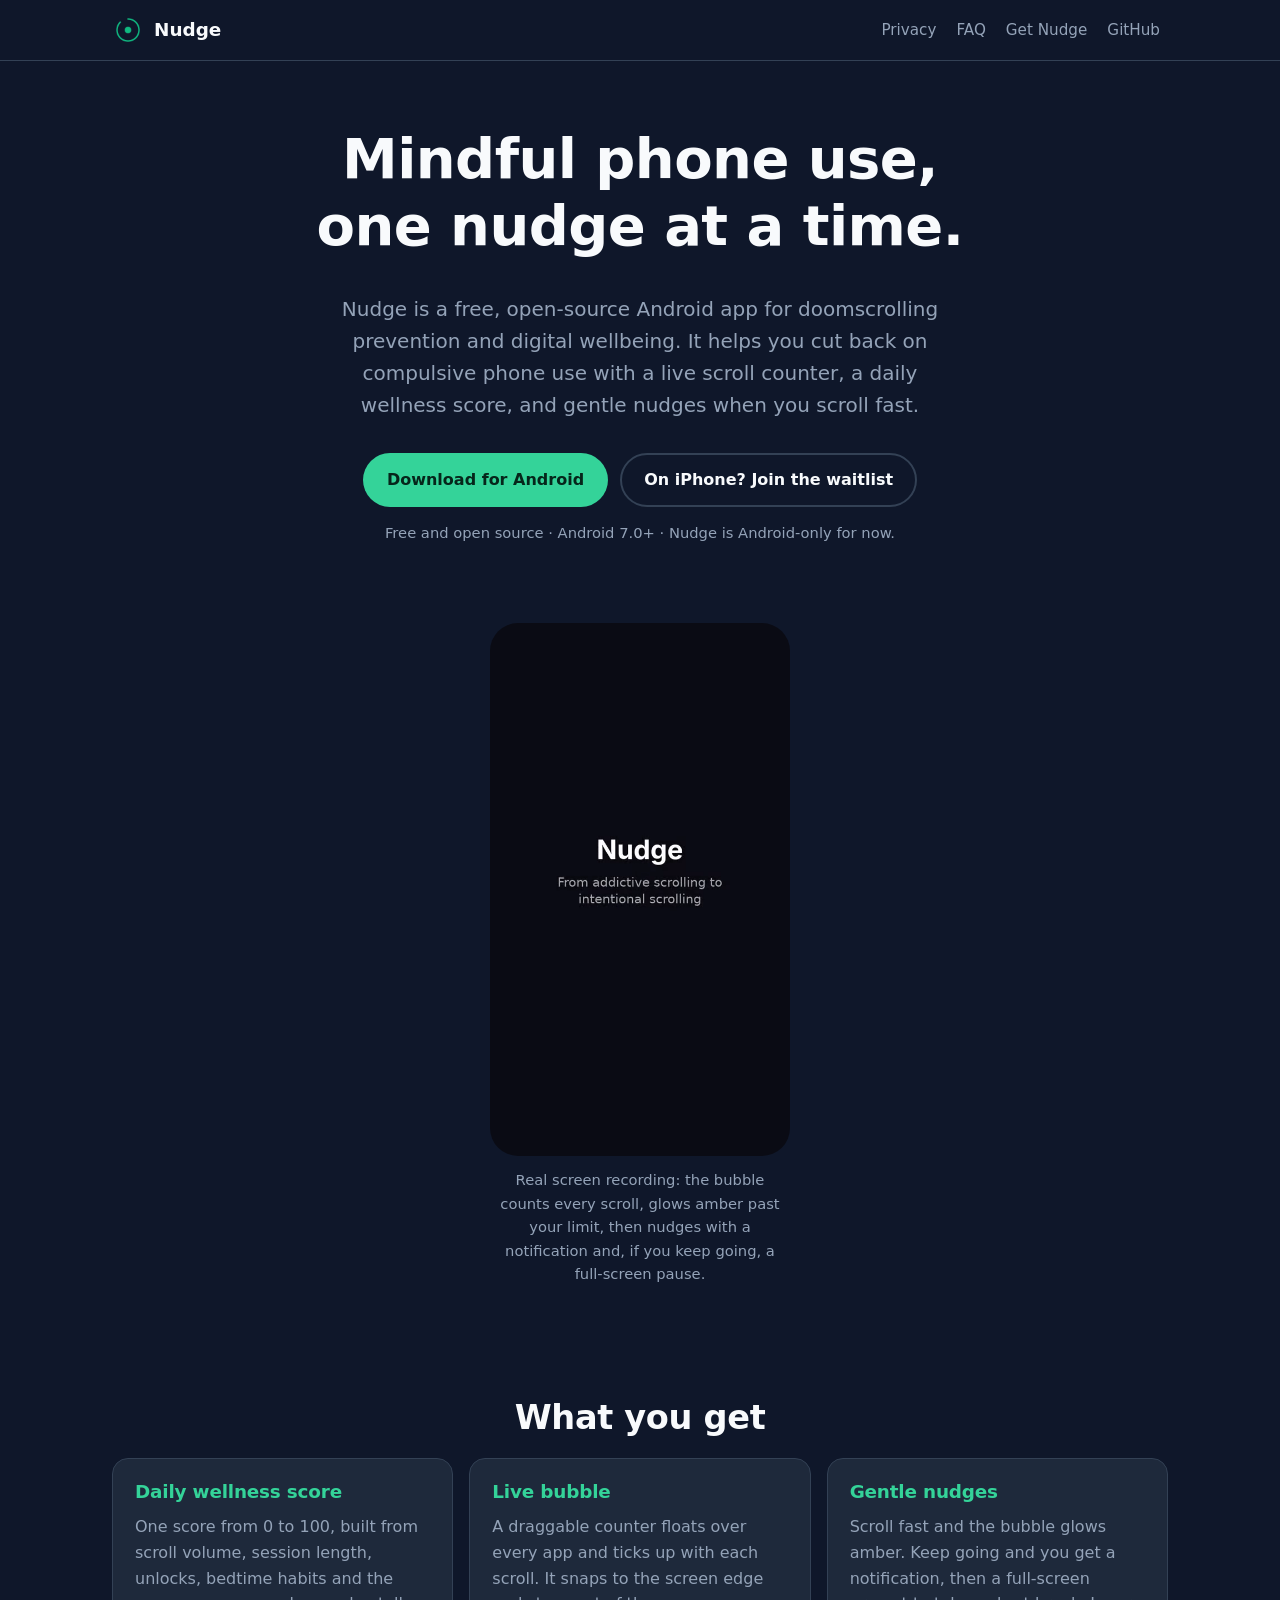
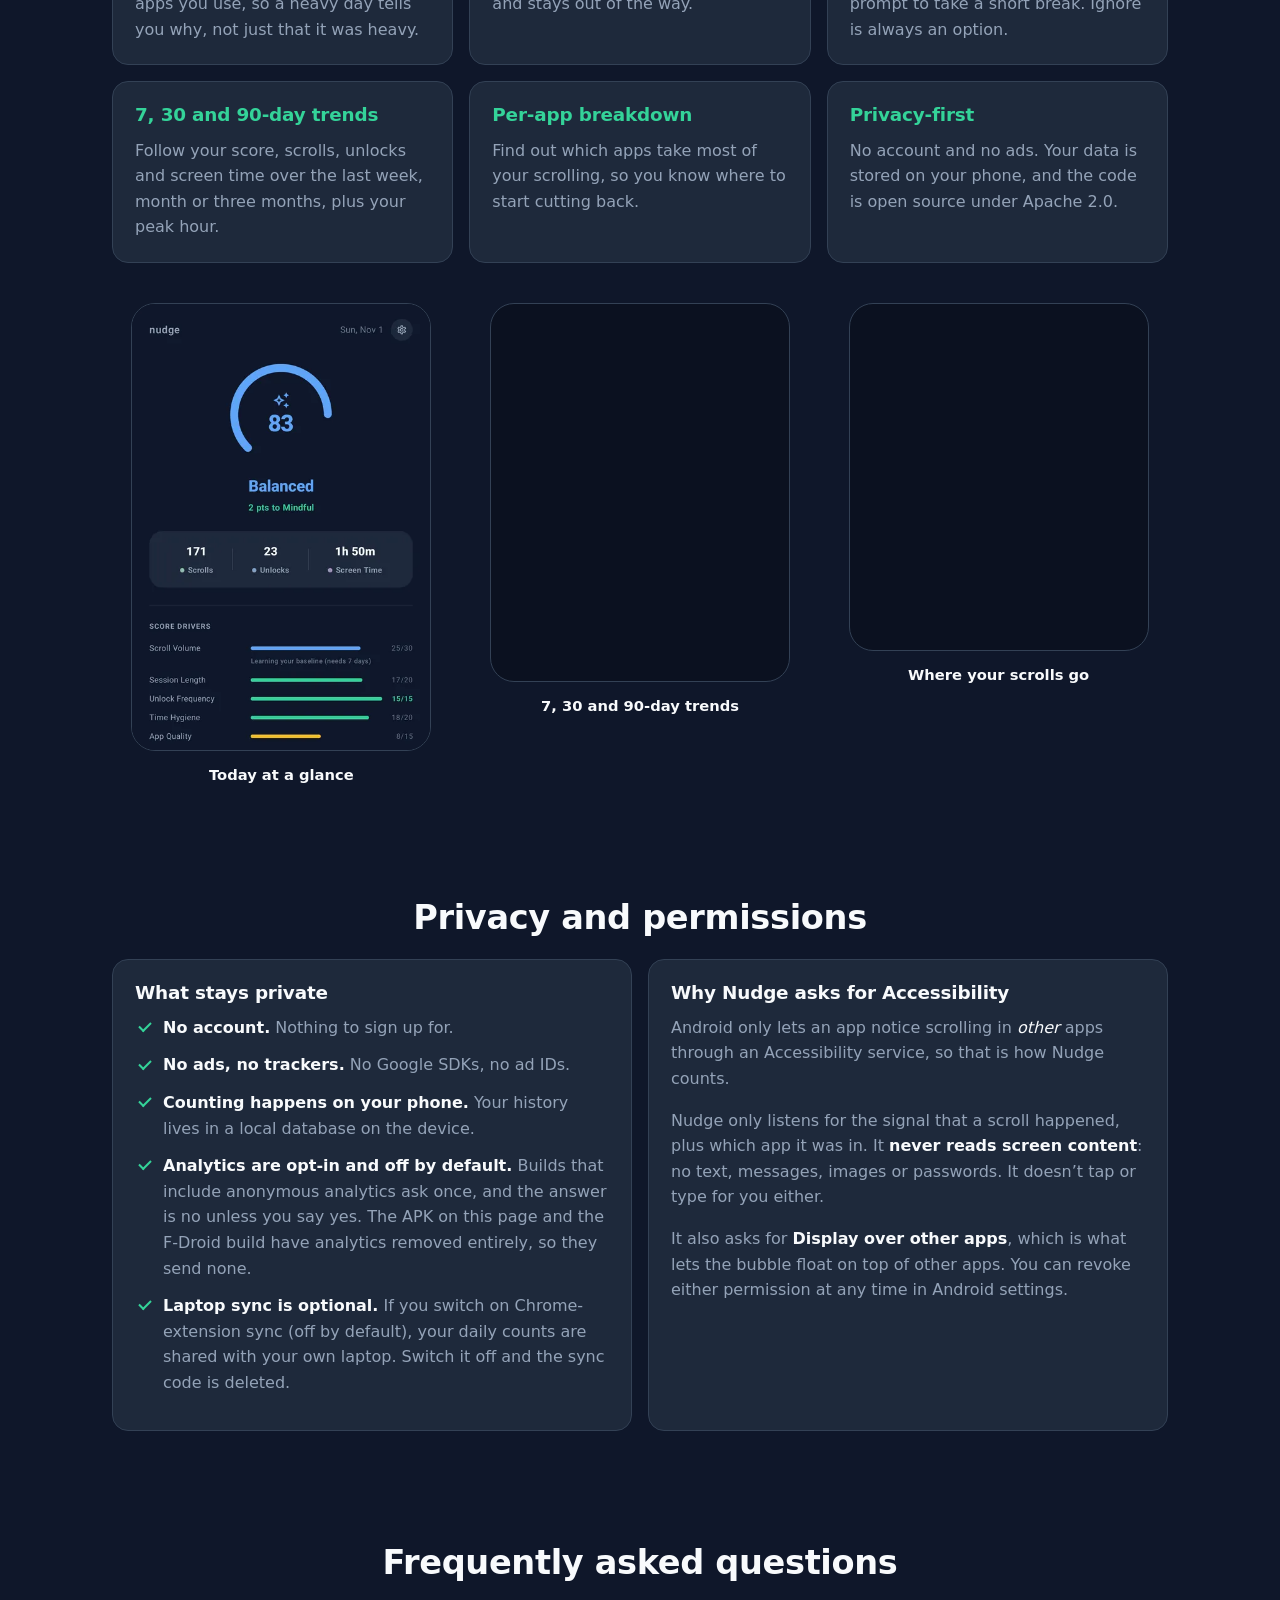
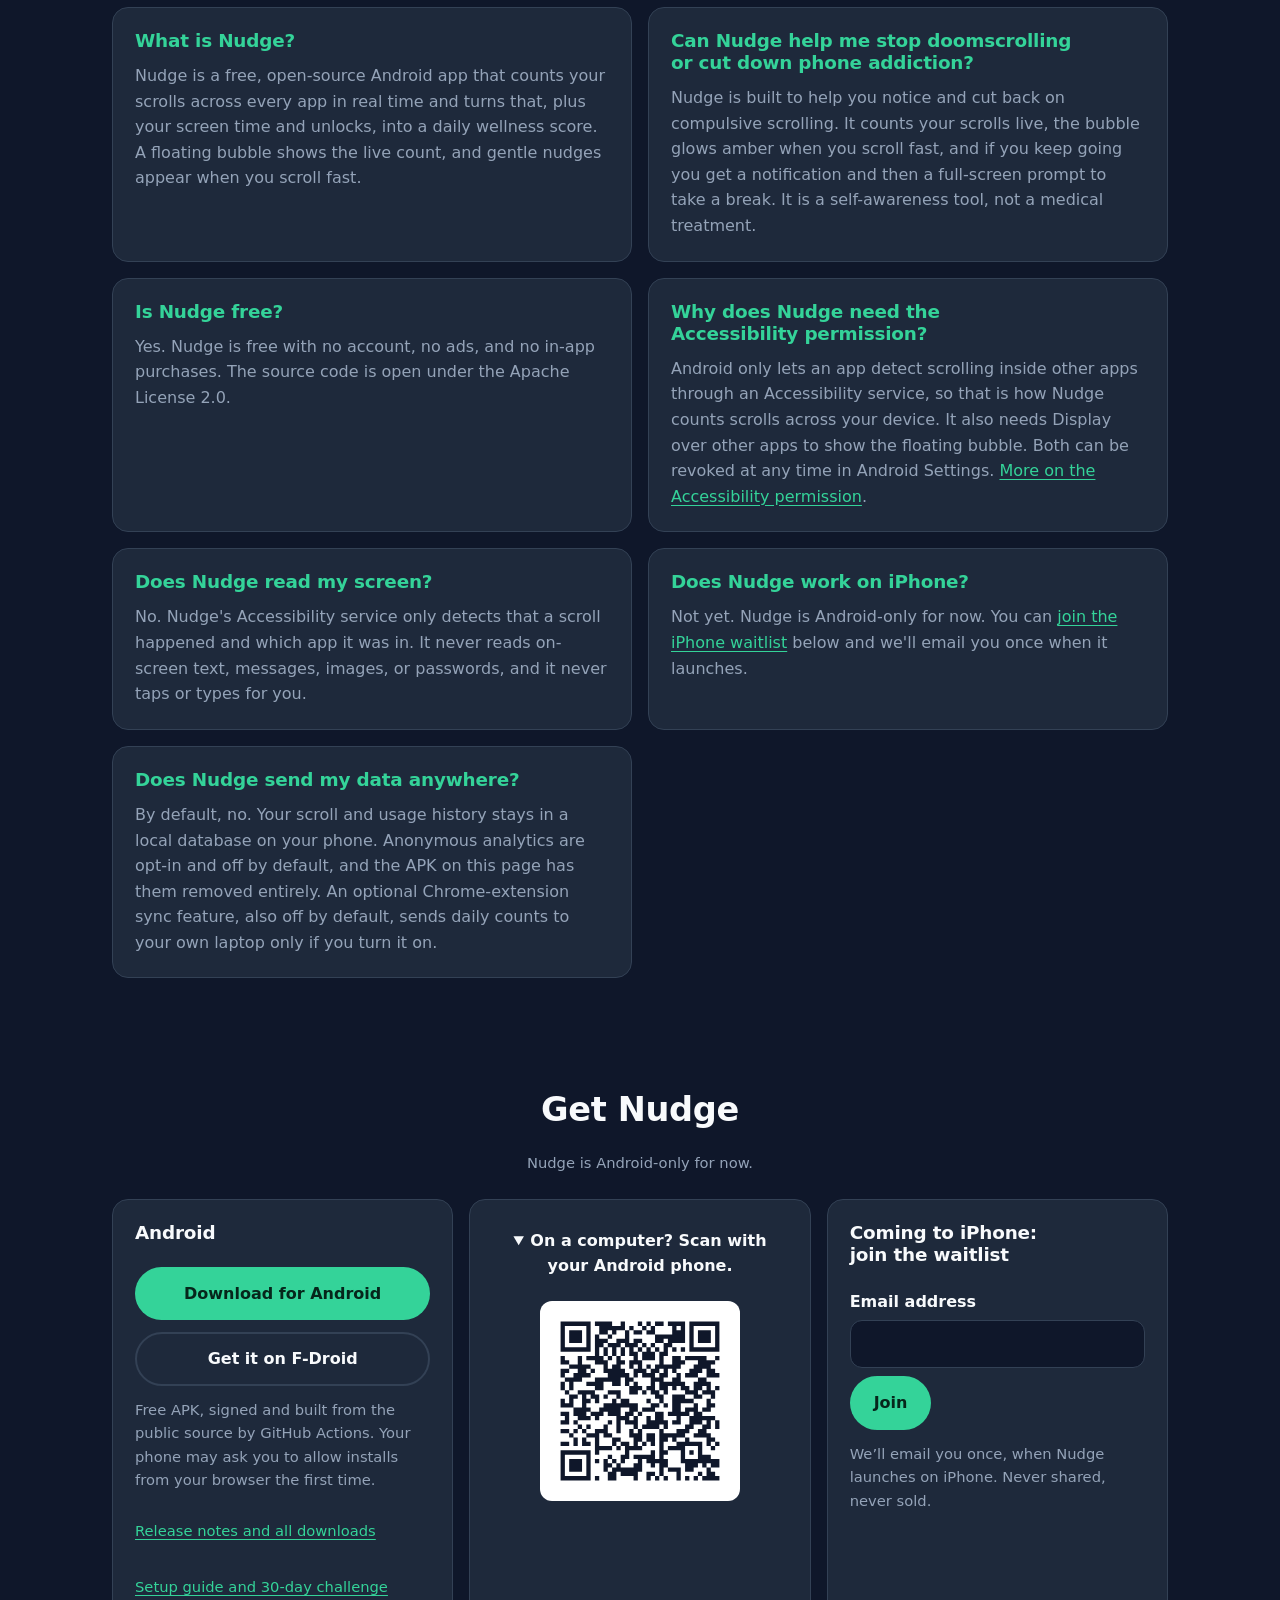
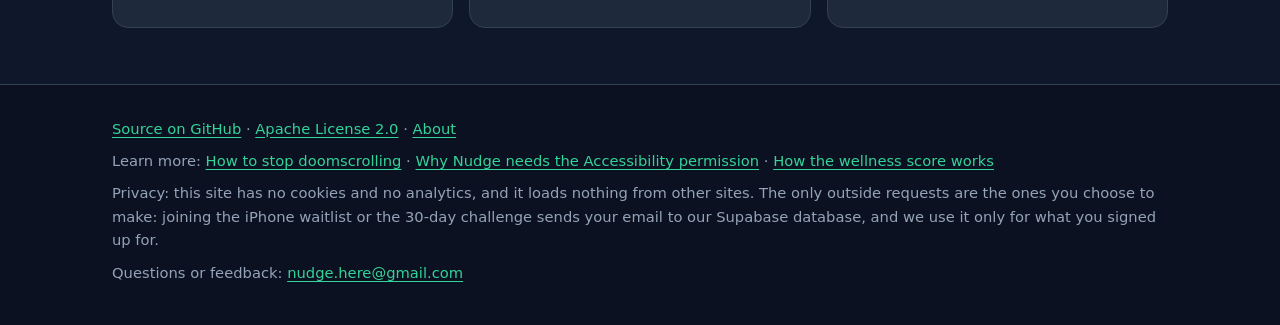
<file: docs/index.html>
<!doctype html>
<html lang="en" data-device="unknown">
<head>
  <meta charset="utf-8">
  <meta name="viewport" content="width=device-width, initial-scale=1">
  <!-- Regenerated by scripts/build_site.py from docs/config.js -->
  <meta http-equiv="Content-Security-Policy" data-csp-tpl content="default-src 'none'; script-src 'self'; style-src 'self'; img-src 'self' data:; media-src 'self'; connect-src 'self' https://mvfdwgcknmskadhlujgk.supabase.co; base-uri 'none'; form-action 'none'">
  <meta name="referrer" content="no-referrer">
  <title>Nudge: Open-Source Android App to Stop Doomscrolling</title>
  <meta name="description" content="Nudge is a free, open-source Android app that counts your scrolls, scores your day, and nudges you to stop doomscrolling. No ads, no account.">
  <meta name="theme-color" content="#0F172A">
  <link rel="canonical" data-href-tpl="{PAGES_URL}" href="https://nituls265.github.io/Nudge/">
  <link rel="icon" type="image/png" sizes="32x32" href="favicon-32.png">
  <link rel="apple-touch-icon" href="apple-touch-icon.png">
  <meta name="google-site-verification" content="SIWR__jD_O1DpjRyXzKeC8BOsf7HbWXKmmQnk3GkL1Q" data-verify-tpl="GSC_VERIFICATION">
  <!-- verify:BING_VERIFICATION -->
  <meta property="og:type" content="website">
  <meta property="og:site_name" content="Nudge">
  <meta property="og:title" content="Nudge: Open-Source Android App to Stop Doomscrolling">
  <meta property="og:description" content="A free, open-source Android app for doomscrolling prevention and digital wellbeing: live scroll count, daily wellness score, gentle nudges.">
  <meta property="og:url" data-content-tpl="{PAGES_URL}" content="https://nituls265.github.io/Nudge/">
  <meta property="og:image" data-content-tpl="{PAGES_URL}og-image.png" content="https://nituls265.github.io/Nudge/og-image.png">
  <meta property="og:image:width" content="1200">
  <meta property="og:image:height" content="630">
  <meta property="og:image:alt" content="Nudge logo with the tagline: Stop doomscrolling, one nudge at a time. Free, open source, Android.">
  <meta name="twitter:card" content="summary_large_image">
  <meta name="twitter:title" content="Nudge: Open-Source Android App to Stop Doomscrolling">
  <meta name="twitter:description" content="Free, open-source doomscrolling prevention for Android. Build healthier phone habits with no ads, no account, and your data on your phone.">
  <link rel="stylesheet" href="style.css">
  <script src="config.js" defer></script>
  <script src="app.js" defer></script>
  <script type="application/ld+json">
  {
    "@context": "https://schema.org",
    "@type": "MobileApplication",
    "name": "Nudge",
    "description": "Nudge is a free, open-source Android app for doomscrolling prevention and digital wellbeing. It shows a live scroll count, a daily wellness score, and gentle nudges when you scroll fast.",
    "operatingSystem": "Android 7.0+",
    "applicationCategory": "HealthApplication",
    "offers": {
      "@type": "Offer",
      "price": "0",
      "priceCurrency": "USD"
    },
    "license": "https://www.apache.org/licenses/LICENSE-2.0",
    "downloadUrl": "https://github.com/nituls265/Nudge/releases/latest/download/app-foss-release.apk",
    "codeRepository": "https://github.com/nituls265/Nudge",
    "sameAs": "https://github.com/nituls265/Nudge",
    "author": {
      "@type": "Person",
      "name": "Nitul Shah",
      "url": "https://nituls265.github.io/Nudge/about/",
      "sameAs": [
        "https://github.com/nituls265",
        "https://www.linkedin.com/in/nitulshah"
      ]
    }
  }
  </script>
  <script type="application/ld+json">
  {
    "@context": "https://schema.org",
    "@type": "FAQPage",
    "mainEntity": [
      {
        "@type": "Question",
        "name": "What is Nudge?",
        "acceptedAnswer": {
          "@type": "Answer",
          "text": "Nudge is a free, open-source Android app that counts your scrolls across every app in real time and turns that, plus your screen time and unlocks, into a daily wellness score. A floating bubble shows the live count, and gentle nudges appear when you scroll fast."
        }
      },
      {
        "@type": "Question",
        "name": "Can Nudge help me stop doomscrolling or cut down phone addiction?",
        "acceptedAnswer": {
          "@type": "Answer",
          "text": "Nudge is built to help you notice and cut back on compulsive scrolling. It counts your scrolls live, the bubble glows amber when you scroll fast, and if you keep going you get a notification and then a full-screen prompt to take a break. It is a self-awareness tool, not a medical treatment."
        }
      },
      {
        "@type": "Question",
        "name": "Is Nudge free?",
        "acceptedAnswer": {
          "@type": "Answer",
          "text": "Yes. Nudge is free with no account, no ads, and no in-app purchases. The source code is open under the Apache License 2.0."
        }
      },
      {
        "@type": "Question",
        "name": "Why does Nudge need the Accessibility permission?",
        "acceptedAnswer": {
          "@type": "Answer",
          "text": "Android only lets an app detect scrolling inside other apps through an Accessibility service, so that is how Nudge counts scrolls across your device. It also needs Display over other apps to show the floating bubble. Both can be revoked at any time in Android Settings."
        }
      },
      {
        "@type": "Question",
        "name": "Does Nudge read my screen?",
        "acceptedAnswer": {
          "@type": "Answer",
          "text": "No. Nudge's Accessibility service only detects that a scroll happened and which app it was in. It never reads on-screen text, messages, images, or passwords, and it never taps or types for you."
        }
      },
      {
        "@type": "Question",
        "name": "Does Nudge work on iPhone?",
        "acceptedAnswer": {
          "@type": "Answer",
          "text": "Not yet. Nudge is Android-only for now. You can join the iPhone waitlist on this page and we'll email you once when it launches."
        }
      },
      {
        "@type": "Question",
        "name": "Does Nudge send my data anywhere?",
        "acceptedAnswer": {
          "@type": "Answer",
          "text": "By default, no. Your scroll and usage history stays in a local database on your phone. Anonymous analytics are opt-in and off by default, and the APK on this page has them removed entirely. An optional Chrome-extension sync feature, also off by default, sends daily counts to your own laptop only if you turn it on."
        }
      }
    ]
  }
  </script>
</head>
<body>
  <a class="skip" href="#main">Skip to content</a>

  <header class="site-header">
    <div class="wrap header-inner">
      <a class="brand" href="#top" aria-label="Nudge home">
        <img src="assets/logo-96.png" width="32" height="32" alt="">
        <span>Nudge</span>
      </a>
      <nav aria-label="Primary">
        <a href="#privacy">Privacy</a>
        <a href="#faq">FAQ</a>
        <a href="#get">Get Nudge</a>
        <a data-href-tpl="https://github.com/{GITHUB_REPO}" href="https://github.com/nituls265/Nudge">GitHub</a>
      </nav>
    </div>
  </header>

  <main id="main">
    <!-- 1. Hero -->
    <section class="hero wrap" id="top" aria-labelledby="hero-title">
      <h1 id="hero-title">Mindful phone use, one nudge at a time.</h1>
      <p class="lede">Nudge is a free, open-source Android app for doomscrolling prevention and digital wellbeing. It helps you cut back on compulsive phone use with a live scroll counter, a daily wellness score, and gentle nudges when you scroll fast.</p>

      <div class="cta-row">
        <a class="btn btn-primary js-download" id="hero-download"
           data-href-tpl="{DOWNLOAD_URL}" href="https://github.com/nituls265/Nudge/releases/latest/download/app-foss-release.apk">
          Download for Android
        </a>
        <a class="btn btn-secondary" id="hero-waitlist" href="#waitlist">On iPhone? Join the waitlist</a>
      </div>
      <p class="fine" id="hero-note">Free and open source · Android 7.0+ · Nudge is Android-only for now.</p>
      <p class="fine ios-only" id="hero-ios-note">You’re on an iPhone. Nudge is Android-only for now. Join the waitlist and we’ll email you once when it launches on iPhone.</p>
    </section>

    <!-- 2. Demo -->
    <section class="demo wrap" aria-labelledby="demo-title">
      <h2 id="demo-title" class="sr-only">See the bubble in action</h2>
      <figure class="demo-frame">
        <video id="demo-video" width="360" height="640" autoplay muted loop playsinline
               preload="auto" fetchpriority="high"
               poster="assets/demo-poster.webp" aria-describedby="demo-caption">
          <source src="assets/demo.webm" type="video/webm">
          <source src="assets/demo.mp4" type="video/mp4">
          The floating Nudge bubble counts every scroll live. Keep scrolling fast and it glows amber,
          then sends a notification, then shows a full-screen prompt to take a short break.
        </video>
        <figcaption id="demo-caption">
          Real screen recording: the bubble counts every scroll, glows amber past your limit, then
          nudges with a notification and, if you keep going, a full-screen pause.
          <span class="autoplay-note" id="autoplay-note" hidden>Autoplay is off in your browser, so press play to watch.</span>
        </figcaption>
      </figure>
    </section>

    <!-- 3. Features -->
    <section class="features wrap" aria-labelledby="features-title">
      <h2 id="features-title">What you get</h2>
      <ul class="feature-grid">
        <li class="card">
          <h3>Daily wellness score</h3>
          <p>One score from 0 to 100, built from scroll volume, session length, unlocks, bedtime habits and the apps you use, so a heavy day tells you why, not just that it was heavy.</p>
        </li>
        <li class="card">
          <h3>Live bubble</h3>
          <p>A draggable counter floats over every app and ticks up with each scroll. It snaps to the screen edge and stays out of the way.</p>
        </li>
        <li class="card">
          <h3>Gentle nudges</h3>
          <p>Scroll fast and the bubble glows amber. Keep going and you get a notification, then a full-screen prompt to take a short break. Ignore is always an option.</p>
        </li>
        <li class="card">
          <h3>7, 30 and 90-day trends</h3>
          <p>Follow your score, scrolls, unlocks and screen time over the last week, month or three months, plus your peak hour.</p>
        </li>
        <li class="card">
          <h3>Per-app breakdown</h3>
          <p>Find out which apps take most of your scrolling, so you know where to start cutting back.</p>
        </li>
        <li class="card">
          <h3>Privacy-first</h3>
          <p>No account and no ads. Your data is stored on your phone, and the code is open source under Apache 2.0.</p>
        </li>
      </ul>

      <div class="screens">
        <figure>
          <img class="phone-shot" src="assets/shot-home.webp" width="480" height="718" loading="lazy" decoding="async"
               alt="Nudge home screen: a wellness score of 83 (Balanced), with 171 scrolls, 23 unlocks and 1 hour 50 minutes of screen time today, and a list of score drivers.">
          <figcaption>Today at a glance</figcaption>
        </figure>
        <figure>
          <img class="phone-shot" src="assets/shot-trends.webp" width="480" height="608" loading="lazy" decoding="async"
               alt="History screen with 7-day, 30-day and 3-month tabs, showing wellness and time-hygiene bar charts for the last week.">
          <figcaption>7, 30 and 90-day trends</figcaption>
        </figure>
        <figure>
          <img class="phone-shot" src="assets/shot-apps.webp" width="480" height="558" loading="lazy" decoding="async"
               alt="Scrolls per day chart, a peak hour of 6 to 7 AM, and scroll sources: WhatsApp 47%, Android 34%.">
          <figcaption>Where your scrolls go</figcaption>
        </figure>
      </div>
    </section>

    <!-- 4. Privacy and permissions -->
    <section class="privacy wrap" id="privacy" aria-labelledby="privacy-title">
      <h2 id="privacy-title">Privacy and permissions</h2>
      <div class="two-col">
        <div class="card">
          <h3>What stays private</h3>
          <ul class="checks">
            <li><strong>No account.</strong> Nothing to sign up for.</li>
            <li><strong>No ads, no trackers.</strong> No Google SDKs, no ad IDs.</li>
            <li><strong>Counting happens on your phone.</strong> Your history lives in a local database on the device.</li>
            <li><strong>Analytics are opt-in and off by default.</strong> Builds that include anonymous analytics ask once, and the answer is no unless you say yes. The APK on this page and the F-Droid build have analytics removed entirely, so they send none.</li>
            <li><strong>Laptop sync is optional.</strong> If you switch on Chrome-extension sync (off by default), your daily counts are shared with your own laptop. Switch it off and the sync code is deleted.</li>
          </ul>
        </div>
        <div class="card">
          <h3>Why Nudge asks for Accessibility</h3>
          <p>Android only lets an app notice scrolling in <em>other</em> apps through an Accessibility service, so that is how Nudge counts.</p>
          <p>Nudge only listens for the signal that a scroll happened, plus which app it was in. It <strong>never reads screen content</strong>: no text, messages, images or passwords. It doesn’t tap or type for you either.</p>
          <p>It also asks for <strong>Display over other apps</strong>, which is what lets the bubble float on top of other apps. You can revoke either permission at any time in Android settings.</p>
        </div>
      </div>
    </section>

    <!-- 4.5. FAQ -->
    <section class="faq wrap" id="faq" aria-labelledby="faq-title">
      <h2 id="faq-title">Frequently asked questions</h2>
      <div class="faq-list">
        <div class="card">
          <h3>What is Nudge?</h3>
          <p>Nudge is a free, open-source Android app that counts your scrolls across every app in real time and turns that, plus your screen time and unlocks, into a daily wellness score. A floating bubble shows the live count, and gentle nudges appear when you scroll fast.</p>
        </div>
        <div class="card">
          <h3>Can Nudge help me stop doomscrolling or cut down phone addiction?</h3>
          <p>Nudge is built to help you notice and cut back on compulsive scrolling. It counts your scrolls live, the bubble glows amber when you scroll fast, and if you keep going you get a notification and then a full-screen prompt to take a break. It is a self-awareness tool, not a medical treatment.</p>
        </div>
        <div class="card">
          <h3>Is Nudge free?</h3>
          <p>Yes. Nudge is free with no account, no ads, and no in-app purchases. The source code is open under the Apache License 2.0.</p>
        </div>
        <div class="card">
          <h3>Why does Nudge need the Accessibility permission?</h3>
          <p>Android only lets an app detect scrolling inside other apps through an Accessibility service, so that is how Nudge counts scrolls across your device. It also needs Display over other apps to show the floating bubble. Both can be revoked at any time in Android Settings. <a href="accessibility-permission/">More on the Accessibility permission</a>.</p>
        </div>
        <div class="card">
          <h3>Does Nudge read my screen?</h3>
          <p>No. Nudge's Accessibility service only detects that a scroll happened and which app it was in. It never reads on-screen text, messages, images, or passwords, and it never taps or types for you.</p>
        </div>
        <div class="card">
          <h3>Does Nudge work on iPhone?</h3>
          <p>Not yet. Nudge is Android-only for now. You can <a href="#waitlist">join the iPhone waitlist</a> below and we'll email you once when it launches.</p>
        </div>
        <div class="card">
          <h3>Does Nudge send my data anywhere?</h3>
          <p>By default, no. Your scroll and usage history stays in a local database on your phone. Anonymous analytics are opt-in and off by default, and the APK on this page has them removed entirely. An optional Chrome-extension sync feature, also off by default, sends daily counts to your own laptop only if you turn it on.</p>
        </div>
      </div>
    </section>

    <!-- 5. Get Nudge -->
    <section class="get wrap" id="get" aria-labelledby="get-title">
      <h2 id="get-title">Get Nudge</h2>
      <p class="fine center">Nudge is Android-only for now.</p>

      <div class="get-grid">
        <div class="card get-android" id="card-android">
          <h3>Android</h3>
          <a class="btn btn-primary js-download" data-href-tpl="{DOWNLOAD_URL}" href="https://github.com/nituls265/Nudge/releases/latest/download/app-foss-release.apk">Download for Android</a>
          <a class="btn btn-secondary" id="fdroid-link" data-href-tpl="{FDROID_URL}" data-hide-if-empty="FDROID_URL" href="https://f-droid.org/packages/com.nitulshah.nudge/">Get it on F-Droid</a>
          <p class="fine">Free APK, signed and built from the public source by GitHub Actions. Your phone may ask you to allow installs from your browser the first time.</p>
          <p class="fine"><a data-href-tpl="https://github.com/{GITHUB_REPO}/releases/latest" href="https://github.com/nituls265/Nudge/releases/latest">Release notes and all downloads</a></p>
          <p class="fine stat" id="stat-downloads" hidden></p>
          <button type="button" class="linklike" id="open-guide" hidden aria-controls="after-download">Setup guide and 30-day challenge</button>
        </div>

        <div class="card get-qr" id="card-qr">
          <details id="qr-details" open>
            <summary>On a computer? Scan with your Android phone.</summary>
            <img class="qr" src="qr.svg" width="200" height="200"
                 alt="QR code that opens the Nudge Android download link.">
          </details>
        </div>

        <div class="card get-ios" id="waitlist">
          <h3>Coming to iPhone: join the waitlist</h3>
          <form id="waitlist-form" novalidate>
            <fieldset id="waitlist-fieldset" disabled>
              <legend class="sr-only">iPhone waitlist</legend>
              <label for="wl-email">Email address</label>
              <div class="field-row">
                <input id="wl-email" name="email" type="email" inputmode="email" autocomplete="email"
                       maxlength="254" required aria-describedby="wl-promise wl-status">
                <button class="btn btn-primary" type="submit">Join</button>
              </div>
              <!-- Honeypot: hidden from people and screen readers; bots tend to fill it. -->
              <div class="hp" aria-hidden="true">
                <label for="wl-website">Leave this empty</label>
                <input id="wl-website" name="website" type="text" tabindex="-1" autocomplete="off">
              </div>
            </fieldset>
          </form>
          <p class="fine" id="wl-promise">We’ll email you once, when Nudge launches on iPhone. Never shared, never sold.</p>
          <p class="status" id="wl-status" role="status" aria-live="polite"></p>
          <noscript>
            <p class="fine">The waitlist form needs JavaScript. You can also email
              <a data-href-tpl="mailto:{CONTACT_EMAIL}?subject=iPhone%20waitlist" href="mailto:nudge.here@gmail.com?subject=iPhone%20waitlist" data-text-tpl="{CONTACT_EMAIL}">nudge.here@gmail.com</a>
              with the subject “iPhone waitlist”.</p>
          </noscript>
        </div>
      </div>

      <!-- Shown by app.js after a Download tap (or "Setup guide" button). Never blocks the download. -->
      <div class="card after-download" id="after-download" tabindex="-1" aria-labelledby="ad-title" hidden>
        <div class="ad-guide">
          <h3 id="ad-title">Your download has started</h3>
          <p class="fine">Set up Nudge in about two minutes:</p>
          <ol class="steps">
            <li><strong>Install.</strong> Open the downloaded file from your notifications or Downloads. If Android asks, allow installs from your browser, then tap Install.</li>
            <li><strong>Turn on tracking.</strong> Open Nudge and follow the Home screen to switch it on under Settings → Accessibility. If Android says the setting is restricted: Settings → Apps → Nudge → ⋮ → <em>Allow restricted settings</em>, then try again.</li>
            <li><strong>Show the bubble</strong> (optional). Allow “Display over other apps”, then tap Show Bubble to see your live count.</li>
            <li><strong>Give it a week.</strong> Your score works from day one; its scroll-volume part learns your baseline over the first 7 days.</li>
          </ol>
        </div>
        <div class="ad-challenge">
          <h3 id="ch-title">Take the 30-day challenge</h3>
          <p class="fine" id="ch-intro">
            <span class="guide-email" hidden>Get this setup guide by email, plus</span><span class="no-guide-email">Leave your email and we’ll send</span>
            one check-in at day 30 to ask how it’s going. Reply anytime; a real person reads every reply.
          </p>
          <form id="challenge-form" novalidate>
            <fieldset id="challenge-fieldset" disabled>
              <legend class="sr-only">30-day challenge</legend>
              <label for="ch-email">Email address</label>
              <input id="ch-email" name="email" type="email" inputmode="email" autocomplete="email"
                     maxlength="254" required aria-describedby="ch-intro ch-promise ch-status">
              <label class="check">
                <input id="ch-updates" name="wants_updates" type="checkbox">
                <span>Also send me Nudge updates and articles on mindful phone use.</span>
              </label>
              <button class="btn btn-primary ch-submit" type="submit">Join the challenge</button>
              <div class="hp" aria-hidden="true">
                <label for="ch-website">Leave this empty</label>
                <input id="ch-website" name="website" type="text" tabindex="-1" autocomplete="off">
              </div>
            </fieldset>
          </form>
          <p class="fine" id="ch-promise">Never shared, never sold.</p>
          <p class="status" id="ch-status" role="status" aria-live="polite"></p>
        </div>
      </div>
    </section>
  </main>

  <!-- 6. Footer -->
  <footer class="site-footer">
    <div class="wrap footer-inner">
      <p><a data-href-tpl="https://github.com/{GITHUB_REPO}" href="https://github.com/nituls265/Nudge">Source on GitHub</a> ·
         <a data-href-tpl="https://github.com/{GITHUB_REPO}/blob/main/LICENSE" href="https://github.com/nituls265/Nudge/blob/main/LICENSE">Apache License 2.0</a> ·
         <a href="about/">About</a></p>
      <p>Learn more: <a href="stop-doomscrolling/">How to stop doomscrolling</a> ·
         <a href="accessibility-permission/">Why Nudge needs the Accessibility permission</a> ·
         <a href="wellness-score/">How the wellness score works</a></p>
      <p>Privacy: this site has no cookies and no analytics, and it loads nothing from other sites. The only outside requests are the ones you choose to make: joining the iPhone waitlist or the 30-day challenge sends your email to our Supabase database, and we use it only for what you signed up for.</p>
      <p>Questions or feedback: <a data-href-tpl="mailto:{CONTACT_EMAIL}" href="mailto:nudge.here@gmail.com" data-text-tpl="{CONTACT_EMAIL}">nudge.here@gmail.com</a></p>
    </div>
  </footer>
</body>
</html>
</file>
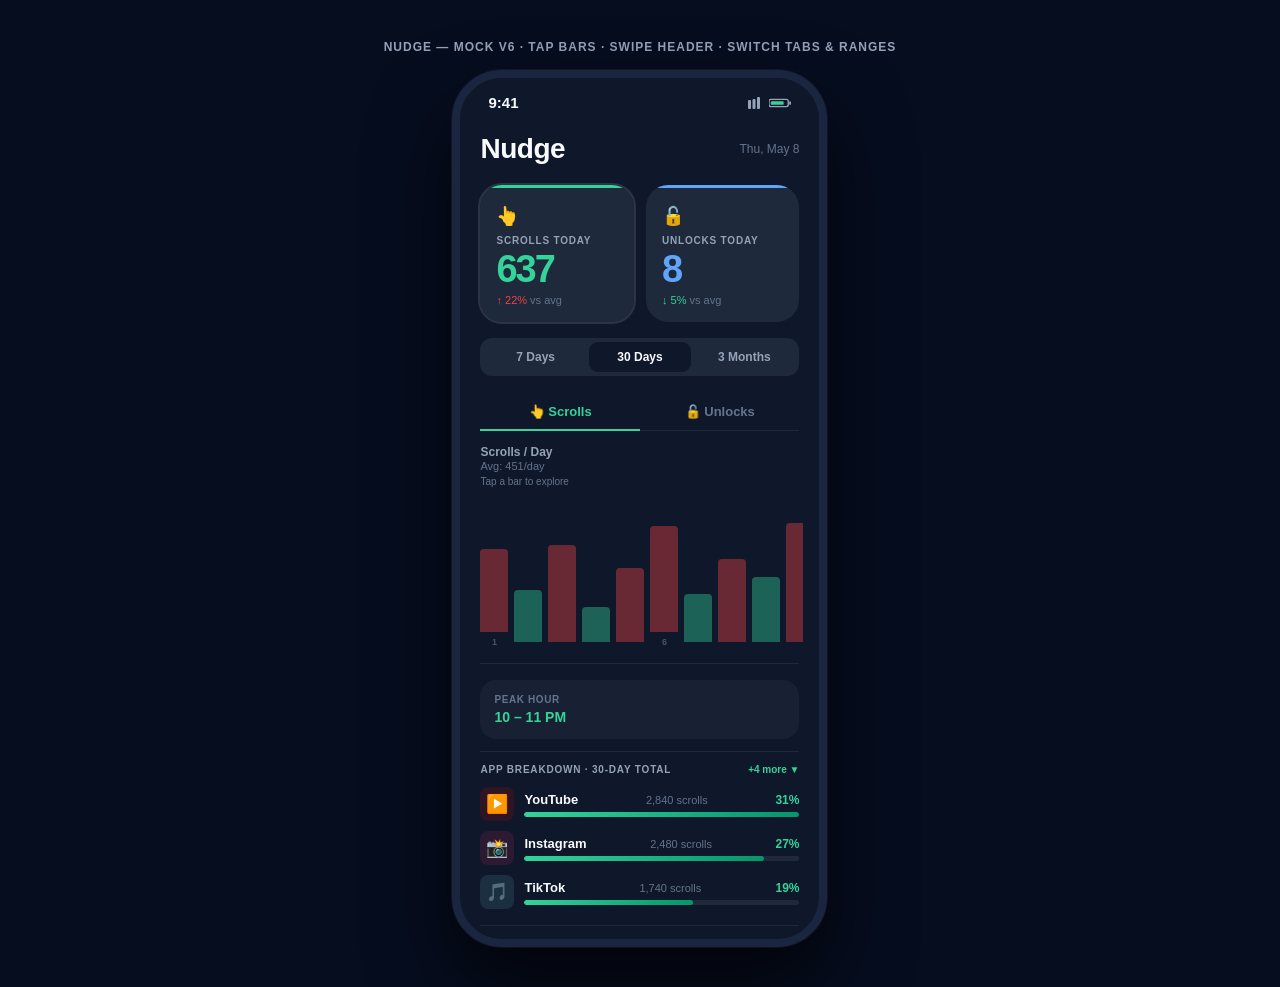
<file: mock/index.html>
<!DOCTYPE html>
<html lang="en">
<head>
<meta charset="UTF-8">
<meta name="viewport" content="width=device-width, initial-scale=1.0">
<title>Nudge – UX Mock v6 · Interactive Chart</title>
<style>
  * { margin: 0; padding: 0; box-sizing: border-box; }
  body {
    background: #060d1f;
    display: flex; justify-content: center; align-items: flex-start;
    min-height: 100vh; font-family: -apple-system, 'Segoe UI', sans-serif;
    padding: 40px 20px;
  }
  .phone-wrap { display: flex; flex-direction: column; align-items: center; }
  h2 {
    color: #94A3B8; font-size: 12px; font-weight: 600;
    text-transform: uppercase; letter-spacing: 1px;
    text-align: center; margin-bottom: 16px;
  }
  .phone {
    width: 375px; background: #0F172A; border-radius: 50px;
    border: 8px solid #1a2540;
    box-shadow: 0 0 0 1px rgba(255,255,255,0.05), 0 40px 80px rgba(0,0,0,0.7);
    overflow: hidden;
  }
  .status-bar {
    background: #0F172A; padding: 16px 28px 8px;
    display: flex; justify-content: space-between; align-items: center;
  }
  .status-bar .time { color: #F8FAFC; font-size: 15px; font-weight: 600; }
  .screen {
    padding: 0 20px 36px; overflow-y: auto; max-height: 820px;
    -webkit-overflow-scrolling: touch;
  }
  .app-header {
    padding: 14px 0 20px; display: flex;
    justify-content: space-between; align-items: center;
  }
  .app-title  { color: #F8FAFC; font-size: 28px; font-weight: 800; letter-spacing: -0.5px; }
  .app-date   { color: #64748B; font-size: 12px; font-weight: 500; }

  /* metric cards */
  .metric-row { display: grid; grid-template-columns: 1fr 1fr; gap: 12px; margin-bottom: 16px; }
  .metric-card {
    background: #1E293B; border-radius: 22px; padding: 20px 16px 16px;
    position: relative; overflow: hidden; cursor: pointer;
  }
  .metric-card::after {
    content: ''; position: absolute; top: 0; left: 0; right: 0; height: 3px; border-radius: 22px 22px 0 0;
  }
  .metric-card.scrolls::after { background: #34D399; }
  .metric-card.unlocks::after { background: #60A5FA; }
  .metric-card.active-card { outline: 2px solid rgba(255,255,255,0.12); }
  .metric-icon  { font-size: 18px; margin-bottom: 8px; display: block; }
  .metric-label { color: #94A3B8; font-size: 10px; font-weight: 700; text-transform: uppercase; letter-spacing: 0.8px; margin-bottom: 4px; }
  .metric-value { font-size: 38px; font-weight: 800; line-height: 1; letter-spacing: -2px; }
  .metric-card.scrolls .metric-value { color: #34D399; }
  .metric-card.unlocks .metric-value { color: #60A5FA; }
  .metric-delta { margin-top: 6px; font-size: 11px; color: #64748B; font-weight: 500; }
  .metric-delta .up   { color: #EF4444; }
  .metric-delta .down { color: #34D399; }

  /* time pills */
  .time-pills { background: #1E293B; border-radius: 12px; padding: 4px; display: flex; gap: 2px; margin-bottom: 18px; }
  .pill { flex: 1; text-align: center; padding: 8px 4px; border-radius: 9px; font-size: 12px; font-weight: 600; color: #94A3B8; cursor: pointer; }
  .pill.active { background: #0F172A; color: #F8FAFC; }

  /* tab toggle */
  .metric-toggle { display: flex; border-bottom: 1px solid #1E293B; margin-bottom: 14px; }
  .toggle-btn {
    flex: 1; text-align: center; padding: 10px 4px;
    font-size: 13px; font-weight: 700; color: #64748B;
    cursor: pointer; border-bottom: 2px solid transparent; margin-bottom: -1px;
  }
  .toggle-btn.active.scrolls { color: #34D399; border-bottom-color: #34D399; }
  .toggle-btn.active.unlocks { color: #60A5FA; border-bottom-color: #60A5FA; }

  /* chart header */
  .chart-header-row {
    display: flex; justify-content: space-between; align-items: flex-end;
    margin-bottom: 4px; cursor: ew-resize; user-select: none;
  }
  .chart-header-primary {
    font-size: 12px; font-weight: 600; color: #94A3B8;
    transition: color 0.2s;
  }
  .chart-header-primary.selected { font-weight: 700; }
  .chart-header-secondary { font-size: 11px; color: #64748B; margin-top: 1px; }
  .chart-dismiss {
    color: #64748B; font-size: 14px; cursor: pointer; padding: 2px 4px;
    display: none;
  }
  .chart-dismiss.visible { display: block; }

  /* hint */
  .chart-hint {
    font-size: 10px; color: #64748B; margin-bottom: 8px;
    opacity: 1; transition: opacity 0.6s;
  }
  .chart-hint.hidden { opacity: 0; pointer-events: none; }

  /* chart */
  .chart-outer {
    overflow-x: auto; -webkit-overflow-scrolling: touch;
    margin: 0 -4px; padding: 0 4px;
    cursor: pointer;
  }
  .chart-outer::-webkit-scrollbar { display: none; }
  .chart-area {
    display: flex; align-items: flex-end; height: 140px; gap: 0;
  }
  .bar-col {
    display: flex; flex-direction: column;
    align-items: center; justify-content: flex-end;
    height: 100%; flex-shrink: 0; cursor: pointer;
  }
  .bar {
    border-radius: 4px 4px 0 0; min-height: 4px;
    transition: opacity 0.2s, background 0.2s;
  }
  .bar.green   { background: #34D399; }
  .bar.blue    { background: #60A5FA; }
  .bar.red     { background: #EF4444; }
  .bar-day { font-size: 9px; font-weight: 600; margin-top: 5px; transition: color 0.2s; }

  .sep { height: 1px; background: #1E293B; margin: 16px 0; }

  /* insight cards */
  .insight-row { display: grid; grid-template-columns: 1fr 1fr; gap: 10px; margin-bottom: 10px; }
  .insight-card { background: rgba(30,41,59,0.6); border-radius: 16px; padding: 14px; }
  .insight-label { color: #64748B; font-size: 10px; font-weight: 700; text-transform: uppercase; letter-spacing: 0.6px; margin-bottom: 4px; }
  .insight-value { color: #F8FAFC; font-size: 14px; font-weight: 700; }
  .insight-value.green { color: #34D399; }
  .insight-value.blue  { color: #60A5FA; }
  .insight-value.red   { color: #EF4444; }

  /* app breakdown */
  .breakdown-header { display: flex; justify-content: space-between; align-items: center; margin-bottom: 12px; }
  .breakdown-title  { color: #94A3B8; font-size: 10px; font-weight: 700; text-transform: uppercase; letter-spacing: 0.8px; }
  .breakdown-toggle { font-size: 10px; font-weight: 700; color: #34D399; cursor: pointer; }
  .app-row { display: flex; align-items: center; gap: 10px; margin-bottom: 10px; }
  .app-icon { width: 34px; height: 34px; border-radius: 8px; display: flex; align-items: center; justify-content: center; font-size: 18px; flex-shrink: 0; }
  .app-info { flex: 1; min-width: 0; }
  .app-name-row { display: flex; justify-content: space-between; align-items: baseline; margin-bottom: 5px; }
  .app-name { color: #F8FAFC; font-size: 13px; font-weight: 600; }
  .app-meta { color: #64748B; font-size: 11px; font-weight: 500; }
  .app-pct  { color: #34D399; font-size: 12px; font-weight: 700; flex-shrink: 0; }
  .fill-track { height: 5px; background: #1E293B; border-radius: 3px; overflow: hidden; }
  .fill-bar { height: 100%; border-radius: 3px; background: linear-gradient(90deg, #34D399, #059669); transition: width 0.4s ease; }
  .fill-bar.muted { background: #334155; }

  /* controls */
  .controls { display: flex; gap: 10px; margin-bottom: 10px; }
  .btn-primary   { flex: 1; padding: 15px; background: #34D399; color: #0F172A; border: none; border-radius: 16px; font-size: 14px; font-weight: 800; cursor: pointer; }
  .btn-secondary { flex: 1; padding: 15px; background: #1E293B; color: #F8FAFC; border: none; border-radius: 16px; font-size: 14px; font-weight: 700; cursor: pointer; }
  .btn-reset     { width: 100%; padding: 12px; background: transparent; border: none; color: #EF4444; font-size: 13px; font-weight: 700; cursor: pointer; }

  /* swipe hint tooltip */
  .swipe-tip {
    font-size: 9px; color: #475569; text-align: center;
    margin-top: -4px; margin-bottom: 6px;
    transition: opacity 0.3s;
  }
</style>
</head>
<body>
<div class="phone-wrap">
  <h2>Nudge — Mock v6 · Tap bars · Swipe header · Switch tabs &amp; ranges</h2>
  <div class="phone">
    <div class="status-bar">
      <span class="time">9:41</span>
      <span style="display:flex;gap:5px;align-items:center">
        <svg width="16" height="12" viewBox="0 0 16 12" fill="#94A3B8"><rect x="0" y="3" width="3" height="9" rx="1"/><rect x="4.5" y="2" width="3" height="10" rx="1"/><rect x="9" y="0" width="3" height="12" rx="1"/></svg>
        <svg width="22" height="12" viewBox="0 0 24 12" fill="none"><rect x="0" y="2" width="21" height="8" rx="2" stroke="#94A3B8" stroke-width="1.5"/><rect x="2" y="4" width="14" height="4" rx="1" fill="#34D399"/><rect x="22" y="4" width="2" height="4" rx="1" fill="#94A3B8"/></svg>
      </span>
    </div>

    <div class="screen">
      <div class="app-header">
        <div class="app-title">Nudge</div>
        <div class="app-date">Thu, May 8</div>
      </div>

      <!-- METRIC CARDS -->
      <div class="metric-row">
        <div class="metric-card scrolls active-card" onclick="switchTab('scrolls')" id="card-scrolls">
          <span class="metric-icon">👆</span>
          <div class="metric-label">Scrolls Today</div>
          <div class="metric-value">637</div>
          <div class="metric-delta"><span class="up">↑ 22%</span> vs avg</div>
        </div>
        <div class="metric-card unlocks" onclick="switchTab('unlocks')" id="card-unlocks">
          <span class="metric-icon">🔓</span>
          <div class="metric-label">Unlocks Today</div>
          <div class="metric-value">8</div>
          <div class="metric-delta"><span class="down">↓ 5%</span> vs avg</div>
        </div>
      </div>

      <!-- TIME RANGE PILLS -->
      <div class="time-pills">
        <div class="pill" onclick="selectRange(7,this)">7 Days</div>
        <div class="pill active" onclick="selectRange(30,this)">30 Days</div>
        <div class="pill" onclick="selectRange(90,this)">3 Months</div>
      </div>

      <!-- TAB TOGGLE -->
      <div class="metric-toggle">
        <div class="toggle-btn active scrolls" id="tab-scrolls" onclick="switchTab('scrolls')">👆 Scrolls</div>
        <div class="toggle-btn unlocks"        id="tab-unlocks" onclick="switchTab('unlocks')">🔓 Unlocks</div>
      </div>

      <!-- CHART HEADER -->
      <div class="chart-header-row" id="chart-header-row">
        <div>
          <div class="chart-header-primary" id="chart-header-primary">Scrolls / Day</div>
          <div class="chart-header-secondary" id="chart-header-secondary">Avg: 521/day</div>
        </div>
        <span class="chart-dismiss" id="chart-dismiss" onclick="deselect()">✕</span>
      </div>

      <!-- HINT -->
      <div class="chart-hint" id="chart-hint">Tap a bar to explore</div>
      <div class="swipe-tip" id="swipe-tip" style="opacity:0">← swipe header to step through bars →</div>

      <!-- CHART -->
      <div class="chart-outer" id="chart-outer">
        <div class="chart-area" id="chart-bars"></div>
      </div>

      <div class="sep"></div>

      <!-- INSIGHT CARDS -->
      <div id="insight-section"></div>

      <div class="sep"></div>

      <div class="controls">
        <button class="btn-primary">Show Bubble</button>
        <button class="btn-secondary">Pause</button>
      </div>
      <button class="btn-reset">Reset Today's Data</button>
    </div>
  </div>
</div>

<script>
// ── Data ──────────────────────────────────────────────────────────────────────
const SCROLL_DATA_30 = [
  497,312,580,210,445,638,290,  501,389,712,185,420,550,310,
  640,275,488,390,720,195,510,  305,418,655,280,520,375,490,
  580,637
];
const UNLOCK_DATA_30 = [
  38,22,51,18,42,58,28,  44,35,62,17,39,48,31,
  55,24,40,36,61,19,47,  28,37,54,26,49,33,44,
  51,8
];
const MONTHS = ['Jan','Feb','Mar','Apr','May','Jun','Jul','Aug','Sep','Oct','Nov','Dec'];

function getDate30(i) {
  const d = new Date(2026, 4, 8); // May 8 2026
  d.setDate(d.getDate() - (29 - i));
  return d;
}
function fmt(d)       { return `${MONTHS[d.getMonth()]} ${d.getDate()}`; }
function fmtFull(d)   { return `${MONTHS[d.getMonth()]} ${d.getDate()}, ${d.getFullYear()}`; }

function buildWeekly(data30) {
  const weeks = [];
  for (let w = 0; w < 4; w++) {
    const slice = data30.slice(w * 7, w * 7 + 7);
    const avg   = Math.round(slice.reduce((a,b)=>a+b,0) / slice.length);
    const start = getDate30(w * 7);
    weeks.push({ avg, start });
  }
  // partial last chunk (2 days: May 7+8)
  const last = data30.slice(28);
  weeks.push({ avg: Math.round(last.reduce((a,b)=>a+b,0)/last.length), start: getDate30(28) });
  return weeks;
}

// ── State ─────────────────────────────────────────────────────────────────────
let currentTab   = 'scrolls';
let currentRange = 30;
let selectedBar  = null;
let hintTimeout  = null;

const accentColor = () => currentTab === 'scrolls' ? '#34D399' : '#60A5FA';
const data30      = () => currentTab === 'scrolls' ? SCROLL_DATA_30 : UNLOCK_DATA_30;

// ── Hint ──────────────────────────────────────────────────────────────────────
function showHint() {
  if (currentRange === 7) return;
  const el = document.getElementById('chart-hint');
  el.classList.remove('hidden');
  clearTimeout(hintTimeout);
  hintTimeout = setTimeout(() => el.classList.add('hidden'), 2500);
}

// ── Header ────────────────────────────────────────────────────────────────────
function updateHeader() {
  const primary   = document.getElementById('chart-header-primary');
  const secondary = document.getElementById('chart-header-secondary');
  const dismiss   = document.getElementById('chart-dismiss');
  const swipeTip  = document.getElementById('swipe-tip');
  const label     = currentTab === 'scrolls' ? 'Scrolls' : 'Unlocks';
  const d         = data30();
  const avg       = Math.round(d.reduce((a,b)=>a+b,0)/d.length);

  if (selectedBar === null) {
    primary.style.color = '#94A3B8';
    primary.style.fontWeight = '600';
    const suffix = currentRange === 90 ? '/ Week (avg)' : '/ Day';
    primary.textContent   = `${label} ${suffix}`;
    secondary.textContent = `Avg: ${avg}/day`;
    dismiss.classList.remove('visible');
    swipeTip.style.opacity = '0';
  } else {
    primary.style.color = accentColor();
    primary.style.fontWeight = '700';
    dismiss.classList.add('visible');
    swipeTip.style.opacity = '1';

    if (currentRange === 90) {
      const weeks = buildWeekly(d);
      const w = weeks[selectedBar];
      const end = new Date(w.start); end.setDate(end.getDate() + 6);
      primary.textContent   = `Week of ${fmt(w.start)} – ${fmt(end)}`;
      secondary.textContent = `Avg: ${w.avg}/day`;
    } else if (currentRange === 30) {
      const date  = getDate30(selectedBar);
      const count = d[selectedBar];
      primary.textContent   = fmt(date);
      secondary.textContent = `${count} ${label}`;
    } else {
      // 7-day: no selection
    }
  }
}

// ── Chart render ──────────────────────────────────────────────────────────────
function renderChart() {
  const container = document.getElementById('chart-bars');
  const outer     = document.getElementById('chart-outer');
  container.innerHTML = '';

  let bars, barW, barGap, showDayLabel;

  if (currentRange === 7) {
    bars     = data30().slice(-7);
    barW     = 36; barGap = 10; showDayLabel = true;
    outer.style.overflowX = 'hidden';
    container.style.width = '100%';
    container.style.justifyContent = 'space-around';
  } else if (currentRange === 30) {
    bars     = data30();
    barW     = 28; barGap = 6; showDayLabel = true;
    outer.style.overflowX = 'auto';
    container.style.width = (barW + barGap) * 30 + 'px';
    container.style.justifyContent = '';
  } else {
    const weeks = buildWeekly(data30());
    bars        = weeks.map(w => w.avg);
    barW        = Math.floor((335 - 4 * 4) / 5); barGap = 4;
    showDayLabel = true;
    outer.style.overflowX = 'hidden';
    container.style.width = '100%';
    container.style.justifyContent = 'space-between';
  }

  const maxVal = Math.max(...(Array.isArray(bars[0]) ? bars.map(b=>b) : bars));
  const color  = accentColor();

  bars.forEach((val, i) => {
    const isToday    = (currentRange !== 90) && (i === bars.length - 1);
    const isSelected = selectedBar === i && currentRange !== 7;
    const hasSel     = selectedBar !== null && currentRange !== 7;

    // opacity logic
    let opacity;
    if (!hasSel)        opacity = isToday ? 1 : 0.4;
    else if (isSelected) opacity = 1;
    else                 opacity = 0.4;

    const hPct   = Math.max((val / maxVal) * 120, 3);
    const isHigh = currentTab === 'scrolls' && val > 400;
    const barCol = isHigh ? '#EF4444' : color;

    let label = '';
    if (currentRange === 90)      label = `W${i+1}`;
    else if (currentRange === 30) label = (i % 5 === 0) ? `${i+1}` : '';
    else {
      const d = getDate30(i + (30 - 7));
      label = d.getDate().toString().padStart(2,'0');
    }

    const labelColor = isSelected ? color : (isToday ? '#94A3B8' : '#475569');

    const col = document.createElement('div');
    col.className = 'bar-col';
    col.style.width    = barW + 'px';
    col.style.minWidth = barW + 'px';
    col.style.marginRight = barGap + 'px';

    // count label for 7-day
    if (currentRange === 7) {
      const valEl = document.createElement('div');
      valEl.style.cssText = `font-size:10px;font-weight:600;color:${isToday?'#F8FAFC':'#94A3B8'};margin-bottom:4px;`;
      valEl.textContent = val;
      col.appendChild(valEl);
    }

    const bar = document.createElement('div');
    bar.className = 'bar';
    bar.style.cssText = `
      width:100%; height:${hPct}px;
      background:${barCol}; opacity:${opacity};
      border-radius:4px 4px 0 0;
    `;
    col.appendChild(bar);

    const dayEl = document.createElement('div');
    dayEl.className = 'bar-day';
    dayEl.style.color = labelColor;
    dayEl.textContent = label;
    col.appendChild(dayEl);

    if (currentRange !== 7) {
      col.addEventListener('click', (e) => {
        e.stopPropagation();
        selectedBar = (selectedBar === i) ? null : i;
        renderChart();
        updateHeader();
      });
    }
    container.appendChild(col);
  });

  // Tap outside bars → deselect
  document.getElementById('chart-outer').onclick = () => {
    if (selectedBar !== null) { selectedBar = null; renderChart(); updateHeader(); }
  };
}

// ── Deselect ──────────────────────────────────────────────────────────────────
function deselect() {
  selectedBar = null;
  renderChart();
  updateHeader();
}

// ── Insights ──────────────────────────────────────────────────────────────────
function renderInsights() {
  const section = document.getElementById('insight-section');
  if (currentTab === 'scrolls') {
    section.innerHTML = `
      <div class="insight-card" style="margin-bottom:10px">
        <div class="insight-label">Peak Hour</div>
        <div class="insight-value green">10 – 11 PM</div>
      </div>
      <div class="sep" style="margin:12px 0"></div>
      <div id="breakdown-section">${buildBreakdown(currentRange)}</div>`;
  } else {
    section.innerHTML = `
      <div class="insight-row">
        <div class="insight-card"><div class="insight-label">First Unlock</div><div class="insight-value blue">7:12 AM</div></div>
        <div class="insight-card"><div class="insight-label">Last Unlock</div><div class="insight-value red">11:48 PM</div></div>
      </div>
      <div class="insight-row" style="margin-top:0">
        <div class="insight-card"><div class="insight-label">Avg Session</div><div class="insight-value">8 min</div></div>
        <div class="insight-card"><div class="insight-label">Longest Session</div><div class="insight-value red">43 min</div></div>
      </div>
      <div class="insight-card">
        <div class="insight-label">Peak Hour</div>
        <div class="insight-value blue">9 – 10 PM</div>
      </div>`;
  }
}

// ── App breakdown ─────────────────────────────────────────────────────────────
const APP_DATA_BY_RANGE = {
  7:  [{icon:'📸',name:'Instagram',color:'#E1306C',pct:34,scrolls:106},{icon:'▶️',name:'YouTube',color:'#FF0000',pct:22,scrolls:68},{icon:'🎵',name:'TikTok',color:'#69C9D0',pct:18,scrolls:56},{icon:'🐦',name:'X (Twitter)',color:'#1DA1F2',pct:12,scrolls:37},{icon:'🤖',name:'Reddit',color:'#FF4500',pct:8,scrolls:25},{icon:'🧭',name:'Safari',color:'#006EFC',pct:4,scrolls:12},{icon:'⋯',name:'Other',color:'#475569',pct:2,scrolls:7}],
  30: [{icon:'▶️',name:'YouTube',color:'#FF0000',pct:31,scrolls:2840},{icon:'📸',name:'Instagram',color:'#E1306C',pct:27,scrolls:2480},{icon:'🎵',name:'TikTok',color:'#69C9D0',pct:19,scrolls:1740},{icon:'🐦',name:'X (Twitter)',color:'#1DA1F2',pct:11,scrolls:1010},{icon:'🤖',name:'Reddit',color:'#FF4500',pct:7,scrolls:640},{icon:'🧭',name:'Safari',color:'#006EFC',pct:3,scrolls:275},{icon:'⋯',name:'Other',color:'#475569',pct:2,scrolls:175}],
  90: [{icon:'▶️',name:'YouTube',color:'#FF0000',pct:33,scrolls:9100},{icon:'📸',name:'Instagram',color:'#E1306C',pct:28,scrolls:7700},{icon:'🎵',name:'TikTok',color:'#69C9D0',pct:16,scrolls:4400},{icon:'🐦',name:'X (Twitter)',color:'#1DA1F2',pct:10,scrolls:2750},{icon:'🤖',name:'Reddit',color:'#FF4500',pct:7,scrolls:1930},{icon:'🧭',name:'Safari',color:'#006EFC',pct:3,scrolls:825},{icon:'📧',name:'Gmail',color:'#EA4335',pct:2,scrolls:550},{icon:'⋯',name:'Other',color:'#475569',pct:1,scrolls:275}],
};
let breakdownExpanded = false;

function buildBreakdown(range) {
  if (currentTab !== 'scrolls') return '';
  const data    = APP_DATA_BY_RANGE[range] || APP_DATA_BY_RANGE[30];
  const maxPct  = data[0].pct;
  const shown   = breakdownExpanded ? data : data.slice(0, 3);
  const hidden  = data.length - 3;
  const rl      = range === 7 ? 'today' : range === 30 ? '30-day total' : '90-day total';
  const rows = shown.map(a => `
    <div class="app-row">
      <div class="app-icon" style="background:${a.color}22">${a.icon}</div>
      <div class="app-info">
        <div class="app-name-row">
          <span class="app-name">${a.name}</span>
          <span class="app-meta">${a.scrolls.toLocaleString()} scrolls</span>
          <span class="app-pct">${a.pct}%</span>
        </div>
        <div class="fill-track">
          <div class="fill-bar${a.name==='Other'?' muted':''}" style="width:${(a.pct/maxPct*100).toFixed(1)}%"></div>
        </div>
      </div>
    </div>`).join('');
  return `
    <div class="breakdown-header">
      <span class="breakdown-title">App Breakdown · ${rl}</span>
      <span class="breakdown-toggle" onclick="toggleBreakdown()">${breakdownExpanded?'Show less ▲':`+${hidden} more ▼`}</span>
    </div>${rows}`;
}
function toggleBreakdown() {
  breakdownExpanded = !breakdownExpanded;
  document.getElementById('breakdown-section').innerHTML = buildBreakdown(currentRange);
}

// ── Swipe on header ───────────────────────────────────────────────────────────
(function() {
  let startX = null;
  const header = document.getElementById('chart-header-row');
  header.addEventListener('touchstart', e => { startX = e.touches[0].clientX; }, {passive:true});
  header.addEventListener('touchend', e => {
    if (startX === null || selectedBar === null) return;
    const dx = e.changedTouches[0].clientX - startX;
    if (Math.abs(dx) < 40) return;
    const maxIdx = currentRange === 90 ? buildWeekly(data30()).length - 1 : (currentRange === 30 ? 29 : 6);
    selectedBar = dx < 0 ? Math.min(selectedBar + 1, maxIdx) : Math.max(selectedBar - 1, 0);
    renderChart(); updateHeader(); startX = null;
  });
  // Mouse drag fallback for desktop preview
  header.addEventListener('mousedown', e => { startX = e.clientX; });
  header.addEventListener('mouseup', e => {
    if (startX === null || selectedBar === null) return;
    const dx = e.clientX - startX;
    if (Math.abs(dx) < 40) return;
    const maxIdx = currentRange === 90 ? buildWeekly(data30()).length - 1 : (currentRange === 30 ? 29 : 6);
    selectedBar = dx < 0 ? Math.min(selectedBar + 1, maxIdx) : Math.max(selectedBar - 1, 0);
    renderChart(); updateHeader(); startX = null;
  });
})();

// ── Tab / range switching ─────────────────────────────────────────────────────
function switchTab(tab) {
  currentTab  = tab;
  selectedBar = null;
  breakdownExpanded = false;
  ['scrolls','unlocks'].forEach(t => {
    document.getElementById('tab-'+t).className = `toggle-btn ${t}${t===tab?' active':''}`;
    const card = document.getElementById('card-'+t);
    if (card) card.classList.toggle('active-card', t===tab);
  });
  renderChart(); updateHeader(); renderInsights(); showHint();
}

function selectRange(range, el) {
  currentRange = range;
  selectedBar  = null;
  breakdownExpanded = false;
  document.querySelectorAll('.pill').forEach(p => p.classList.remove('active'));
  el.classList.add('active');
  renderChart(); updateHeader(); renderInsights(); showHint();
}

// ── Init ──────────────────────────────────────────────────────────────────────
switchTab('scrolls');
selectRange(30, document.querySelectorAll('.pill')[1]);
</script>
</body>
</html>
</file>
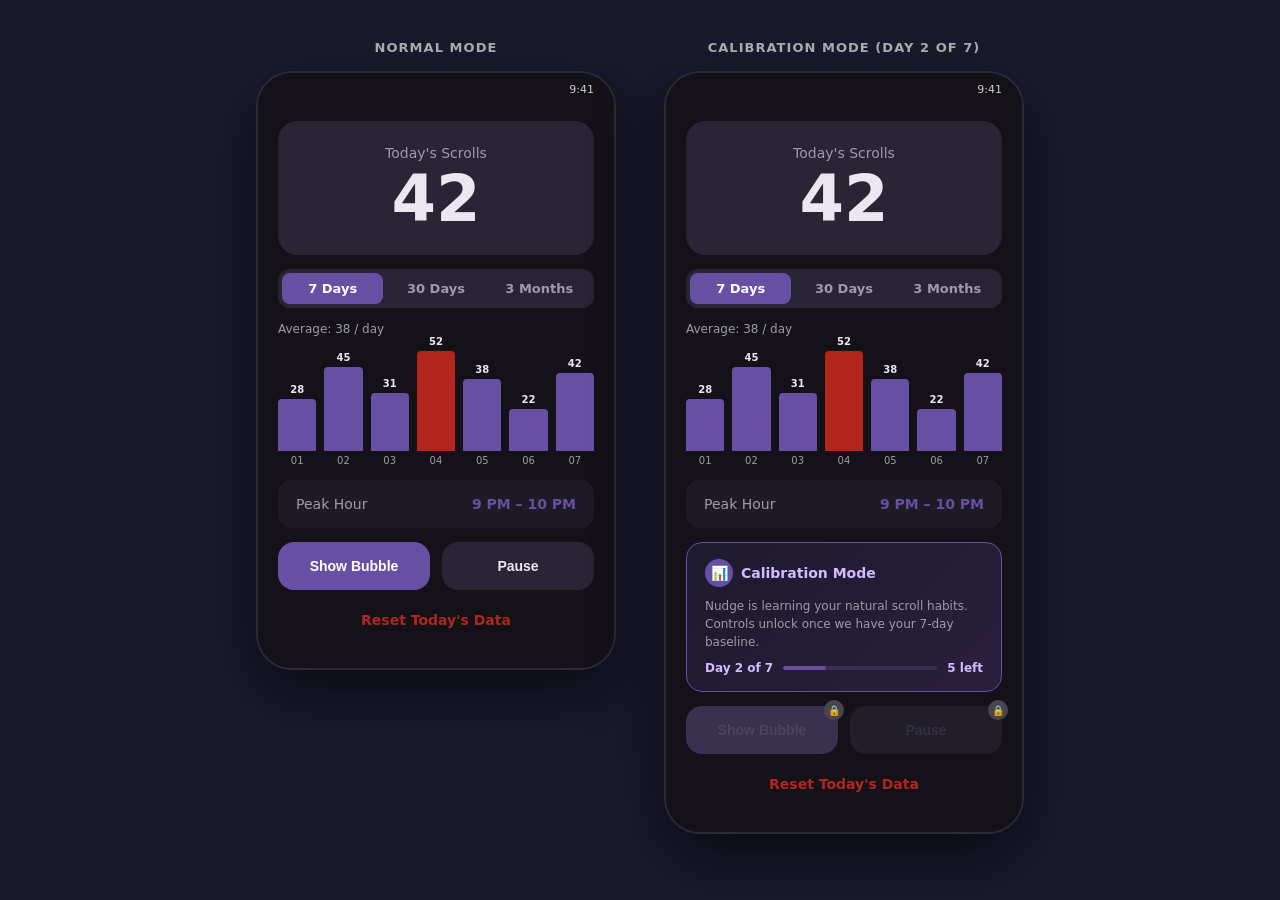
<file: .claude/preview/index.html>
<!DOCTYPE html>
<html lang="en">
<head>
  <meta charset="UTF-8">
  <meta name="viewport" content="width=device-width, initial-scale=1.0">
  <title>Nudge – Calibration Mode Preview</title>
  <style>
    * { box-sizing: border-box; margin: 0; padding: 0; }

    body {
      background: #1a1a2e;
      display: flex;
      gap: 48px;
      justify-content: center;
      align-items: flex-start;
      padding: 40px 24px;
      font-family: 'Segoe UI', system-ui, sans-serif;
      min-height: 100vh;
    }

    .label {
      text-align: center;
      color: #aaa;
      font-size: 13px;
      font-weight: 600;
      letter-spacing: 0.08em;
      text-transform: uppercase;
      margin-bottom: 16px;
    }

    /* Phone shell */
    .phone {
      width: 360px;
      background: #141218;
      border-radius: 36px;
      border: 2px solid #2a2a3a;
      overflow: hidden;
      box-shadow: 0 24px 64px rgba(0,0,0,0.6);
    }

    .status-bar {
      height: 32px;
      background: #141218;
      display: flex;
      align-items: center;
      justify-content: flex-end;
      padding: 0 20px;
      gap: 6px;
    }
    .status-bar span { color: #ccc; font-size: 11px; }

    .screen {
      background: #141218;
      padding: 16px 20px 32px;
      display: flex;
      flex-direction: column;
      gap: 14px;
    }

    /* Cards */
    .card {
      background: #2a2535;
      border-radius: 20px;
      padding: 24px;
      text-align: center;
    }

    .card-label {
      color: #9e9aaa;
      font-size: 14px;
      font-weight: 500;
      margin-bottom: 6px;
    }

    .card-value {
      color: #ece6f0;
      font-size: 64px;
      font-weight: 700;
      line-height: 1;
    }

    /* Time range selector */
    .time-selector {
      background: #2a2535;
      border-radius: 12px;
      padding: 4px;
      display: flex;
      gap: 2px;
    }

    .chip {
      flex: 1;
      padding: 8px 0;
      border-radius: 8px;
      text-align: center;
      font-size: 13px;
      font-weight: 600;
      color: #9e9aaa;
      cursor: pointer;
    }

    .chip.active {
      background: #6750a4;
      color: #fff;
    }

    /* Chart area */
    .chart-area {
      display: flex;
      flex-direction: column;
      gap: 10px;
    }

    .avg-label {
      color: #9e9aaa;
      font-size: 12px;
      font-weight: 500;
    }

    .bars {
      display: flex;
      align-items: flex-end;
      gap: 8px;
      height: 120px;
    }

    .bar-col {
      display: flex;
      flex-direction: column;
      align-items: center;
      gap: 4px;
      flex: 1;
    }

    .bar-count {
      color: #ece6f0;
      font-size: 10px;
      font-weight: 600;
    }

    .bar {
      width: 100%;
      border-radius: 4px 4px 0 0;
      background: #6750a4;
    }

    .bar-date {
      color: #9e9aaa;
      font-size: 10px;
    }

    /* Peak hour card */
    .peak-card {
      background: rgba(42,37,53,0.5);
      border-radius: 14px;
      padding: 16px 18px;
      display: flex;
      justify-content: space-between;
      align-items: center;
    }

    .peak-label { color: #9e9aaa; font-size: 14px; font-weight: 500; }
    .peak-value { color: #6750a4; font-size: 14px; font-weight: 700; }

    /* Calibration banner */
    .calibration-card {
      background: linear-gradient(135deg, #1e1a2e, #2a1f3d);
      border: 1px solid #6750a4;
      border-radius: 16px;
      padding: 16px 18px;
      display: flex;
      flex-direction: column;
      gap: 10px;
    }

    .cal-header {
      display: flex;
      align-items: center;
      gap: 8px;
    }

    .cal-icon {
      width: 28px;
      height: 28px;
      background: #6750a4;
      border-radius: 50%;
      display: flex;
      align-items: center;
      justify-content: center;
      font-size: 14px;
      flex-shrink: 0;
    }

    .cal-title {
      color: #d0bcff;
      font-size: 14px;
      font-weight: 700;
    }

    .cal-subtitle {
      color: #9e9aaa;
      font-size: 12px;
      line-height: 1.5;
    }

    .cal-progress-row {
      display: flex;
      justify-content: space-between;
      align-items: center;
    }

    .cal-days {
      color: #d0bcff;
      font-size: 12px;
      font-weight: 600;
    }

    .progress-bar-bg {
      flex: 1;
      height: 4px;
      background: #3a2f52;
      border-radius: 2px;
      margin: 0 10px;
      overflow: hidden;
    }

    .progress-bar-fill {
      height: 100%;
      background: #6750a4;
      border-radius: 2px;
    }

    /* Buttons */
    .buttons {
      display: flex;
      gap: 12px;
    }

    .btn {
      flex: 1;
      padding: 16px;
      border-radius: 16px;
      font-size: 14px;
      font-weight: 600;
      text-align: center;
      cursor: pointer;
      border: none;
    }

    .btn-primary {
      background: #6750a4;
      color: #fff;
    }

    .btn-secondary {
      background: #2a2535;
      color: #ece6f0;
    }

    .btn-disabled {
      background: #2a2535;
      color: #4a4560;
      cursor: not-allowed;
      opacity: 0.6;
    }

    .btn-primary.disabled {
      background: #3a3050;
      color: #4a4560;
      cursor: not-allowed;
    }

    .reset-btn {
      text-align: center;
      color: #b3261e;
      font-size: 14px;
      font-weight: 700;
      padding: 8px;
    }

    .divider { border: none; border-top: 1px solid #2a2535; }

    /* Lock icon overlay on buttons */
    .btn-wrapper {
      flex: 1;
      position: relative;
    }
    .btn-wrapper .btn { width: 100%; }
    .lock-badge {
      position: absolute;
      top: -6px;
      right: -6px;
      background: #49454f;
      border-radius: 50%;
      width: 20px;
      height: 20px;
      display: flex;
      align-items: center;
      justify-content: center;
      font-size: 10px;
    }
  </style>
</head>
<body>

  <!-- STATE 1: Normal mode -->
  <div>
    <div class="label">Normal Mode</div>
    <div class="phone">
      <div class="status-bar"><span>9:41</span></div>
      <div class="screen">

        <div class="card">
          <div class="card-label">Today's Scrolls</div>
          <div class="card-value">42</div>
        </div>

        <div class="time-selector">
          <div class="chip active">7 Days</div>
          <div class="chip">30 Days</div>
          <div class="chip">3 Months</div>
        </div>

        <div class="chart-area">
          <div class="avg-label">Average: 38 / day</div>
          <div class="bars">
            <div class="bar-col"><div class="bar-count">28</div><div class="bar" style="height:52px"></div><div class="bar-date">01</div></div>
            <div class="bar-col"><div class="bar-count">45</div><div class="bar" style="height:84px"></div><div class="bar-date">02</div></div>
            <div class="bar-col"><div class="bar-count">31</div><div class="bar" style="height:58px"></div><div class="bar-date">03</div></div>
            <div class="bar-col"><div class="bar-count">52</div><div class="bar" style="height:100px; background:#b3261e"></div><div class="bar-date">04</div></div>
            <div class="bar-col"><div class="bar-count">38</div><div class="bar" style="height:72px"></div><div class="bar-date">05</div></div>
            <div class="bar-col"><div class="bar-count">22</div><div class="bar" style="height:42px"></div><div class="bar-date">06</div></div>
            <div class="bar-col"><div class="bar-count">42</div><div class="bar" style="height:78px"></div><div class="bar-date">07</div></div>
          </div>
        </div>

        <div class="peak-card">
          <span class="peak-label">Peak Hour</span>
          <span class="peak-value">9 PM – 10 PM</span>
        </div>

        <div class="buttons">
          <button class="btn btn-primary">Show Bubble</button>
          <button class="btn btn-secondary">Pause</button>
        </div>

        <div class="reset-btn">Reset Today's Data</div>

      </div>
    </div>
  </div>

  <!-- STATE 2: Calibration mode -->
  <div>
    <div class="label">Calibration Mode (Day 2 of 7)</div>
    <div class="phone">
      <div class="status-bar"><span>9:41</span></div>
      <div class="screen">

        <div class="card">
          <div class="card-label">Today's Scrolls</div>
          <div class="card-value">42</div>
        </div>

        <div class="time-selector">
          <div class="chip active">7 Days</div>
          <div class="chip">30 Days</div>
          <div class="chip">3 Months</div>
        </div>

        <div class="chart-area">
          <div class="avg-label">Average: 38 / day</div>
          <div class="bars">
            <div class="bar-col"><div class="bar-count">28</div><div class="bar" style="height:52px"></div><div class="bar-date">01</div></div>
            <div class="bar-col"><div class="bar-count">45</div><div class="bar" style="height:84px"></div><div class="bar-date">02</div></div>
            <div class="bar-col"><div class="bar-count">31</div><div class="bar" style="height:58px"></div><div class="bar-date">03</div></div>
            <div class="bar-col"><div class="bar-count">52</div><div class="bar" style="height:100px; background:#b3261e"></div><div class="bar-date">04</div></div>
            <div class="bar-col"><div class="bar-count">38</div><div class="bar" style="height:72px"></div><div class="bar-date">05</div></div>
            <div class="bar-col"><div class="bar-count">22</div><div class="bar" style="height:42px"></div><div class="bar-date">06</div></div>
            <div class="bar-col"><div class="bar-count">42</div><div class="bar" style="height:78px"></div><div class="bar-date">07</div></div>
          </div>
        </div>

        <div class="peak-card">
          <span class="peak-label">Peak Hour</span>
          <span class="peak-value">9 PM – 10 PM</span>
        </div>

        <!-- Calibration banner -->
        <div class="calibration-card">
          <div class="cal-header">
            <div class="cal-icon">📊</div>
            <div class="cal-title">Calibration Mode</div>
          </div>
          <div class="cal-subtitle">
            Nudge is learning your natural scroll habits. Controls unlock once we have your 7-day baseline.
          </div>
          <div class="cal-progress-row">
            <span class="cal-days">Day 2 of 7</span>
            <div class="progress-bar-bg">
              <div class="progress-bar-fill" style="width: 28%"></div>
            </div>
            <span class="cal-days">5 left</span>
          </div>
        </div>

        <!-- Disabled buttons with lock badges -->
        <div class="buttons">
          <div class="btn-wrapper">
            <button class="btn btn-primary disabled">Show Bubble</button>
            <div class="lock-badge">🔒</div>
          </div>
          <div class="btn-wrapper">
            <button class="btn btn-disabled">Pause</button>
            <div class="lock-badge">🔒</div>
          </div>
        </div>

        <div class="reset-btn">Reset Today's Data</div>

      </div>
    </div>
  </div>

</body>
</html>
</file>
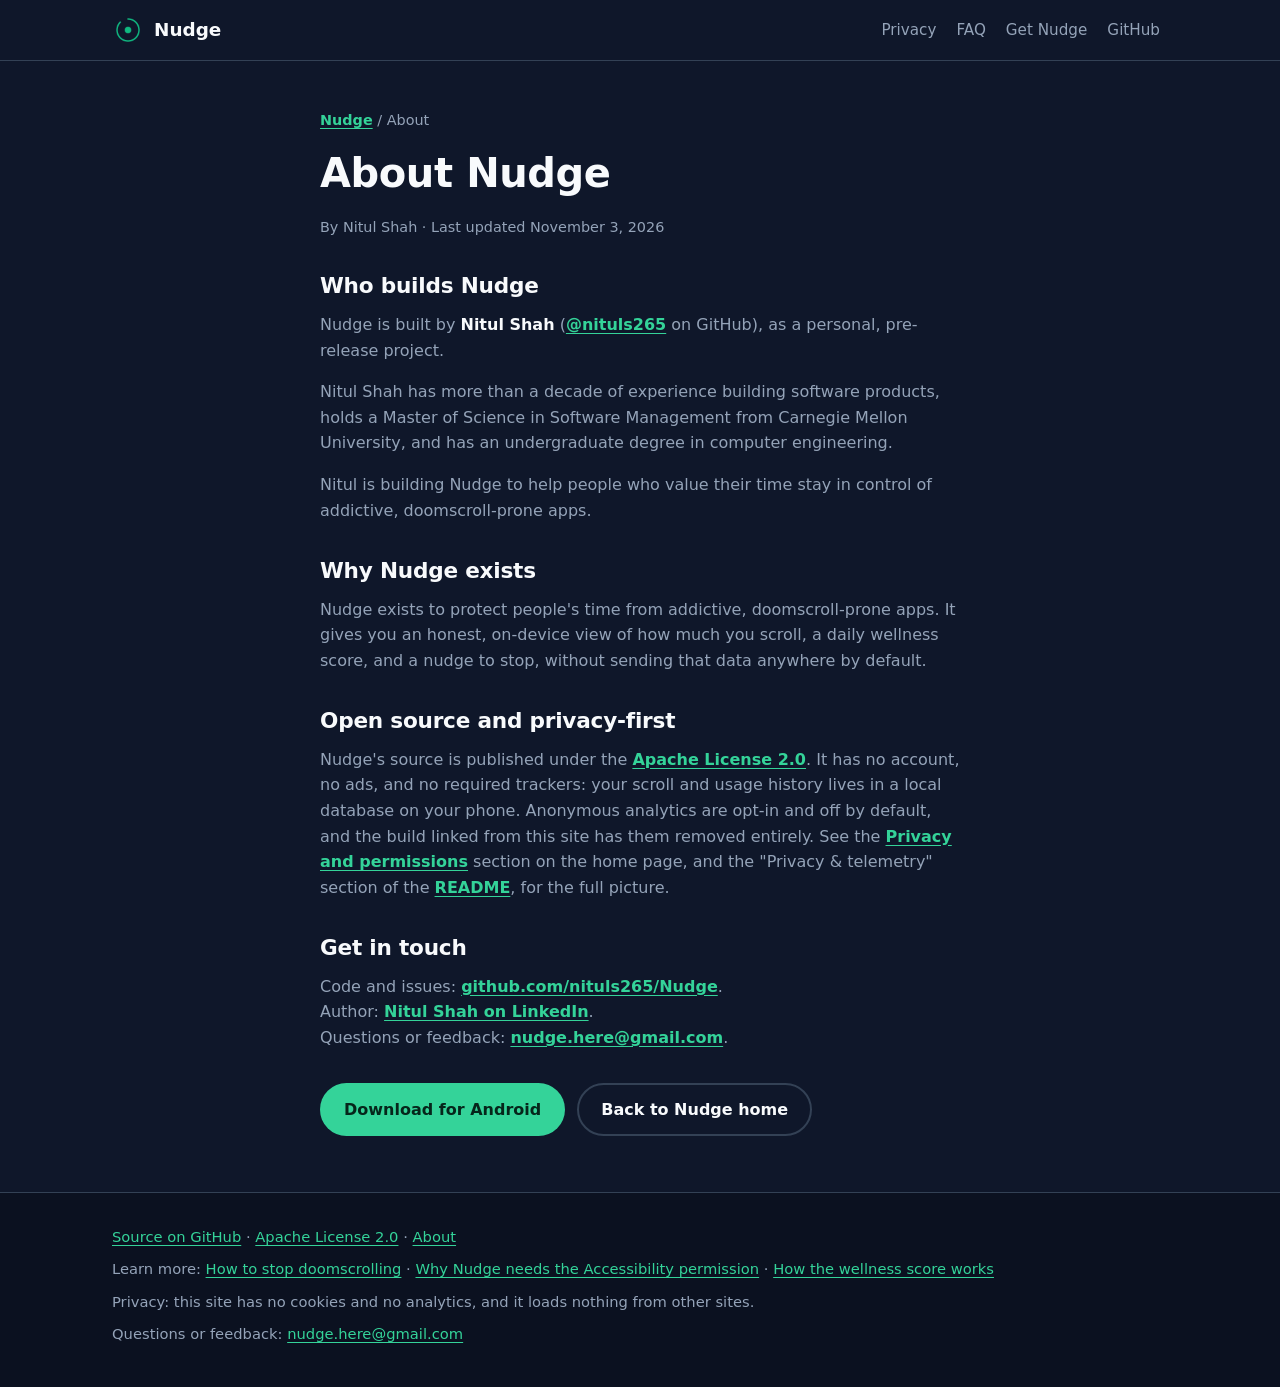
<file: docs/about/index.html>
<!doctype html>
<html lang="en">
<head>
  <meta charset="utf-8">
  <meta name="viewport" content="width=device-width, initial-scale=1">
  <title>About Nudge: Open-Source Doomscrolling App for Android</title>
  <meta name="description" content="Who builds Nudge, why it exists, and its open-source, privacy-first stance. Contact and GitHub links.">
  <link rel="canonical" href="https://nituls265.github.io/Nudge/about/">
  <link rel="icon" type="image/png" sizes="32x32" href="../favicon-32.png">
  <link rel="apple-touch-icon" href="../apple-touch-icon.png">
  <meta property="og:type" content="profile">
  <meta property="og:site_name" content="Nudge">
  <meta property="og:title" content="About Nudge: Open-Source Doomscrolling App for Android">
  <meta property="og:description" content="Who builds Nudge, why it exists, and its open-source, privacy-first stance.">
  <meta property="og:url" content="https://nituls265.github.io/Nudge/about/">
  <meta property="og:image" content="https://nituls265.github.io/Nudge/og-image.png">
  <meta name="twitter:card" content="summary_large_image">
  <link rel="stylesheet" href="../style.css">
  <script type="application/ld+json">
  {
    "@context": "https://schema.org",
    "@type": "AboutPage",
    "name": "About Nudge",
    "description": "Who builds Nudge, why it exists, and its open-source, privacy-first stance.",
    "mainEntityOfPage": "https://nituls265.github.io/Nudge/about/",
    "about": {
      "@type": "Person",
      "name": "Nitul Shah",
      "email": "mailto:nudge.here@gmail.com",
      "url": "https://nituls265.github.io/Nudge/about/",
      "sameAs": [
        "https://github.com/nituls265",
        "https://www.linkedin.com/in/nitulshah"
      ],
      "alumniOf": { "@type": "CollegeOrUniversity", "name": "Carnegie Mellon University" }
    }
  }
  </script>
</head>
<body>
  <a class="skip" href="#main">Skip to content</a>

  <header class="site-header">
    <div class="wrap header-inner">
      <a class="brand" href="../" aria-label="Nudge home">
        <img src="../assets/logo-96.png" width="32" height="32" alt="">
        <span>Nudge</span>
      </a>
      <nav aria-label="Primary">
        <a href="../#privacy">Privacy</a>
        <a href="../#faq">FAQ</a>
        <a href="../#get">Get Nudge</a>
        <a href="https://github.com/nituls265/Nudge">GitHub</a>
      </nav>
    </div>
  </header>

  <main id="main">
    <article class="content wrap" aria-labelledby="page-title">
      <p class="breadcrumb"><a href="../">Nudge</a> / About</p>
      <h1 id="page-title">About Nudge</h1>
      <p class="byline">By Nitul Shah · Last updated <time datetime="2026-11-03">November 3, 2026</time></p>

      <h2>Who builds Nudge</h2>
      <p>Nudge is built by <strong>Nitul Shah</strong> (<a href="https://github.com/nituls265">@nituls265</a> on GitHub), as a personal, pre-release project.</p>
      <p>Nitul Shah has more than a decade of experience building software products, holds a Master of Science in Software Management from Carnegie Mellon University, and has an undergraduate degree in computer engineering.</p>
      <p>Nitul is building Nudge to help people who value their time stay in control of addictive, doomscroll-prone apps.</p>

      <h2>Why Nudge exists</h2>
      <p>Nudge exists to protect people's time from addictive, doomscroll-prone apps. It gives you an honest, on-device view of how much you scroll, a daily wellness score, and a nudge to stop, without sending that data anywhere by default.</p>

      <h2>Open source and privacy-first</h2>
      <p>Nudge's source is published under the <a href="https://github.com/nituls265/Nudge/blob/main/LICENSE">Apache License 2.0</a>. It has no account, no ads, and no required trackers: your scroll and usage history lives in a local database on your phone. Anonymous analytics are opt-in and off by default, and the build linked from this site has them removed entirely. See the <a href="../#privacy">Privacy and permissions</a> section on the home page, and the "Privacy & telemetry" section of the <a href="https://github.com/nituls265/Nudge#privacy--telemetry">README</a>, for the full picture.</p>

      <h2>Get in touch</h2>
      <p>Code and issues: <a href="https://github.com/nituls265/Nudge">github.com/nituls265/Nudge</a>.<br>
         Author: <a href="https://www.linkedin.com/in/nitulshah">Nitul Shah on LinkedIn</a>.<br>
         Questions or feedback: <a href="mailto:nudge.here@gmail.com">nudge.here@gmail.com</a>.</p>

      <div class="content-cta">
        <a class="btn btn-primary js-download" href="https://github.com/nituls265/Nudge/releases/latest/download/app-foss-release.apk">Download for Android</a>
        <a class="btn btn-secondary" href="../">Back to Nudge home</a>
      </div>
    </article>
  </main>

  <footer class="site-footer">
    <div class="wrap footer-inner">
      <p><a href="https://github.com/nituls265/Nudge">Source on GitHub</a> ·
         <a href="https://github.com/nituls265/Nudge/blob/main/LICENSE">Apache License 2.0</a> ·
         <a href="../about/">About</a></p>
      <p>Learn more: <a href="../stop-doomscrolling/">How to stop doomscrolling</a> ·
         <a href="../accessibility-permission/">Why Nudge needs the Accessibility permission</a> ·
         <a href="../wellness-score/">How the wellness score works</a></p>
      <p>Privacy: this site has no cookies and no analytics, and it loads nothing from other sites.</p>
      <p>Questions or feedback: <a href="mailto:nudge.here@gmail.com">nudge.here@gmail.com</a></p>
    </div>
  </footer>
</body>
</html>
</file>
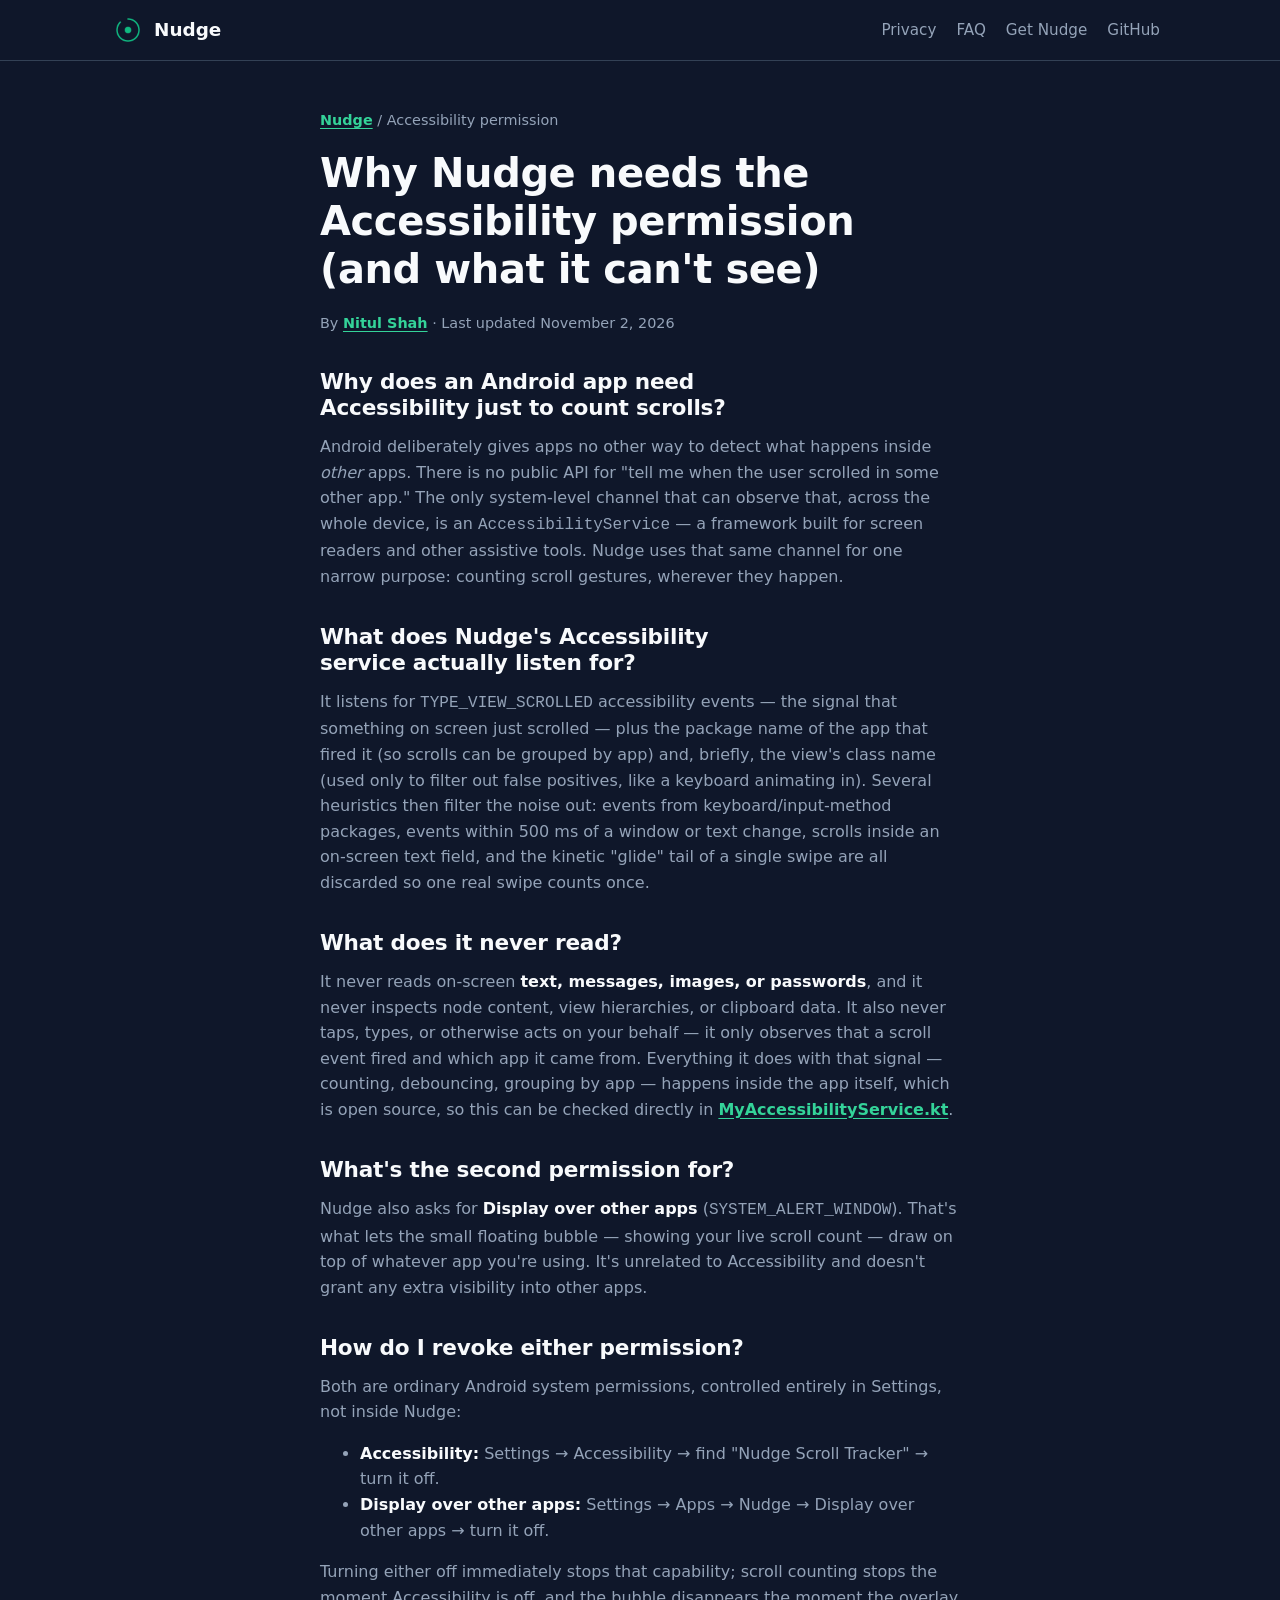
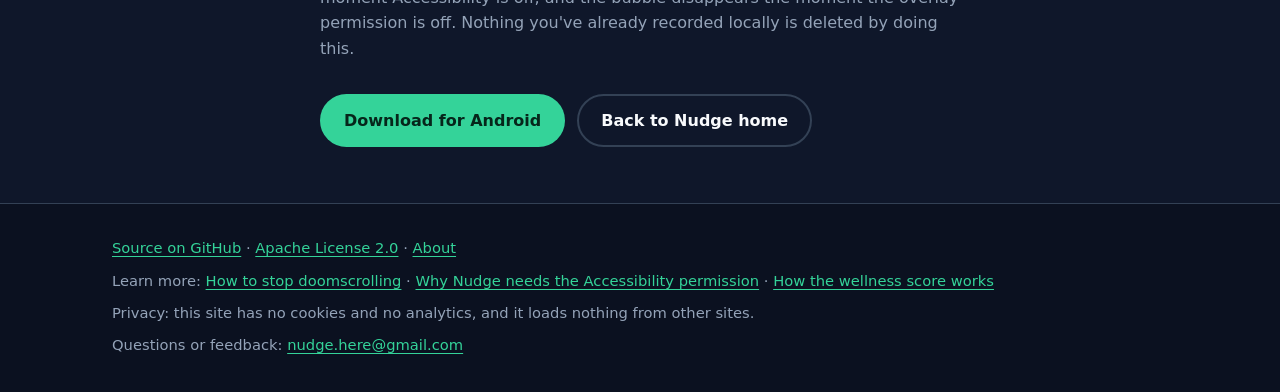
<file: docs/accessibility-permission/index.html>
<!doctype html>
<html lang="en">
<head>
  <meta charset="utf-8">
  <meta name="viewport" content="width=device-width, initial-scale=1">
  <title>Why Nudge needs Accessibility permission</title>
  <meta name="description" content="Why Nudge's Android app asks for the Accessibility permission, exactly what it listens for, what it never reads, and how to revoke it.">
  <link rel="canonical" href="https://nituls265.github.io/Nudge/accessibility-permission/">
  <link rel="icon" type="image/png" sizes="32x32" href="../favicon-32.png">
  <link rel="apple-touch-icon" href="../apple-touch-icon.png">
  <meta property="og:type" content="article">
  <meta property="og:site_name" content="Nudge">
  <meta property="og:title" content="Why Nudge needs Accessibility permission">
  <meta property="og:description" content="What Nudge's Accessibility service listens for, what it never reads, and how to revoke it.">
  <meta property="og:url" content="https://nituls265.github.io/Nudge/accessibility-permission/">
  <meta property="og:image" content="https://nituls265.github.io/Nudge/og-image.png">
  <meta name="twitter:card" content="summary_large_image">
  <link rel="stylesheet" href="../style.css">
  <script type="application/ld+json">
  {
    "@context": "https://schema.org",
    "@type": "Article",
    "headline": "Why Nudge needs the Accessibility permission (and what it can't see)",
    "description": "Why Nudge's Android app asks for the Accessibility permission, exactly what it listens for, what it never reads, and how to revoke it.",
    "author": { "@type": "Person", "name": "Nitul Shah" },
    "datePublished": "2026-11-02",
    "dateModified": "2026-11-02",
    "mainEntityOfPage": "https://nituls265.github.io/Nudge/accessibility-permission/"
  }
  </script>
</head>
<body>
  <a class="skip" href="#main">Skip to content</a>

  <header class="site-header">
    <div class="wrap header-inner">
      <a class="brand" href="../" aria-label="Nudge home">
        <img src="../assets/logo-96.png" width="32" height="32" alt="">
        <span>Nudge</span>
      </a>
      <nav aria-label="Primary">
        <a href="../#privacy">Privacy</a>
        <a href="../#faq">FAQ</a>
        <a href="../#get">Get Nudge</a>
        <a href="https://github.com/nituls265/Nudge">GitHub</a>
      </nav>
    </div>
  </header>

  <main id="main">
    <article class="content wrap" aria-labelledby="page-title">
      <p class="breadcrumb"><a href="../">Nudge</a> / Accessibility permission</p>
      <h1 id="page-title">Why Nudge needs the Accessibility permission (and what it can't see)</h1>
      <p class="byline">By <a href="../about/">Nitul Shah</a> · Last updated <time datetime="2026-11-02">November 2, 2026</time></p>

      <h2>Why does an Android app need Accessibility just to count scrolls?</h2>
      <p>Android deliberately gives apps no other way to detect what happens inside <em>other</em> apps. There is no public API for "tell me when the user scrolled in some other app." The only system-level channel that can observe that, across the whole device, is an <code>AccessibilityService</code> — a framework built for screen readers and other assistive tools. Nudge uses that same channel for one narrow purpose: counting scroll gestures, wherever they happen.</p>

      <h2>What does Nudge's Accessibility service actually listen for?</h2>
      <p>It listens for <code>TYPE_VIEW_SCROLLED</code> accessibility events — the signal that something on screen just scrolled — plus the package name of the app that fired it (so scrolls can be grouped by app) and, briefly, the view's class name (used only to filter out false positives, like a keyboard animating in). Several heuristics then filter the noise out: events from keyboard/input-method packages, events within 500 ms of a window or text change, scrolls inside an on-screen text field, and the kinetic "glide" tail of a single swipe are all discarded so one real swipe counts once.</p>

      <h2>What does it never read?</h2>
      <p>It never reads on-screen <strong>text, messages, images, or passwords</strong>, and it never inspects node content, view hierarchies, or clipboard data. It also never taps, types, or otherwise acts on your behalf — it only observes that a scroll event fired and which app it came from. Everything it does with that signal — counting, debouncing, grouping by app — happens inside the app itself, which is open source, so this can be checked directly in <a href="https://github.com/nituls265/Nudge/blob/main/app/src/main/java/com/nitulshah/nudge/MyAccessibilityService.kt">MyAccessibilityService.kt</a>.</p>

      <h2>What's the second permission for?</h2>
      <p>Nudge also asks for <strong>Display over other apps</strong> (<code>SYSTEM_ALERT_WINDOW</code>). That's what lets the small floating bubble — showing your live scroll count — draw on top of whatever app you're using. It's unrelated to Accessibility and doesn't grant any extra visibility into other apps.</p>

      <h2>How do I revoke either permission?</h2>
      <p>Both are ordinary Android system permissions, controlled entirely in Settings, not inside Nudge:</p>
      <ul>
        <li><strong>Accessibility:</strong> Settings → Accessibility → find "Nudge Scroll Tracker" → turn it off.</li>
        <li><strong>Display over other apps:</strong> Settings → Apps → Nudge → Display over other apps → turn it off.</li>
      </ul>
      <p>Turning either off immediately stops that capability; scroll counting stops the moment Accessibility is off, and the bubble disappears the moment the overlay permission is off. Nothing you've already recorded locally is deleted by doing this.</p>

      <div class="content-cta">
        <a class="btn btn-primary js-download" href="https://github.com/nituls265/Nudge/releases/latest/download/app-foss-release.apk">Download for Android</a>
        <a class="btn btn-secondary" href="../">Back to Nudge home</a>
      </div>
    </article>
  </main>

  <footer class="site-footer">
    <div class="wrap footer-inner">
      <p><a href="https://github.com/nituls265/Nudge">Source on GitHub</a> ·
         <a href="https://github.com/nituls265/Nudge/blob/main/LICENSE">Apache License 2.0</a> ·
         <a href="../about/">About</a></p>
      <p>Learn more: <a href="../stop-doomscrolling/">How to stop doomscrolling</a> ·
         <a href="../accessibility-permission/">Why Nudge needs the Accessibility permission</a> ·
         <a href="../wellness-score/">How the wellness score works</a></p>
      <p>Privacy: this site has no cookies and no analytics, and it loads nothing from other sites.</p>
      <p>Questions or feedback: <a href="mailto:nudge.here@gmail.com">nudge.here@gmail.com</a></p>
    </div>
  </footer>
</body>
</html>
</file>
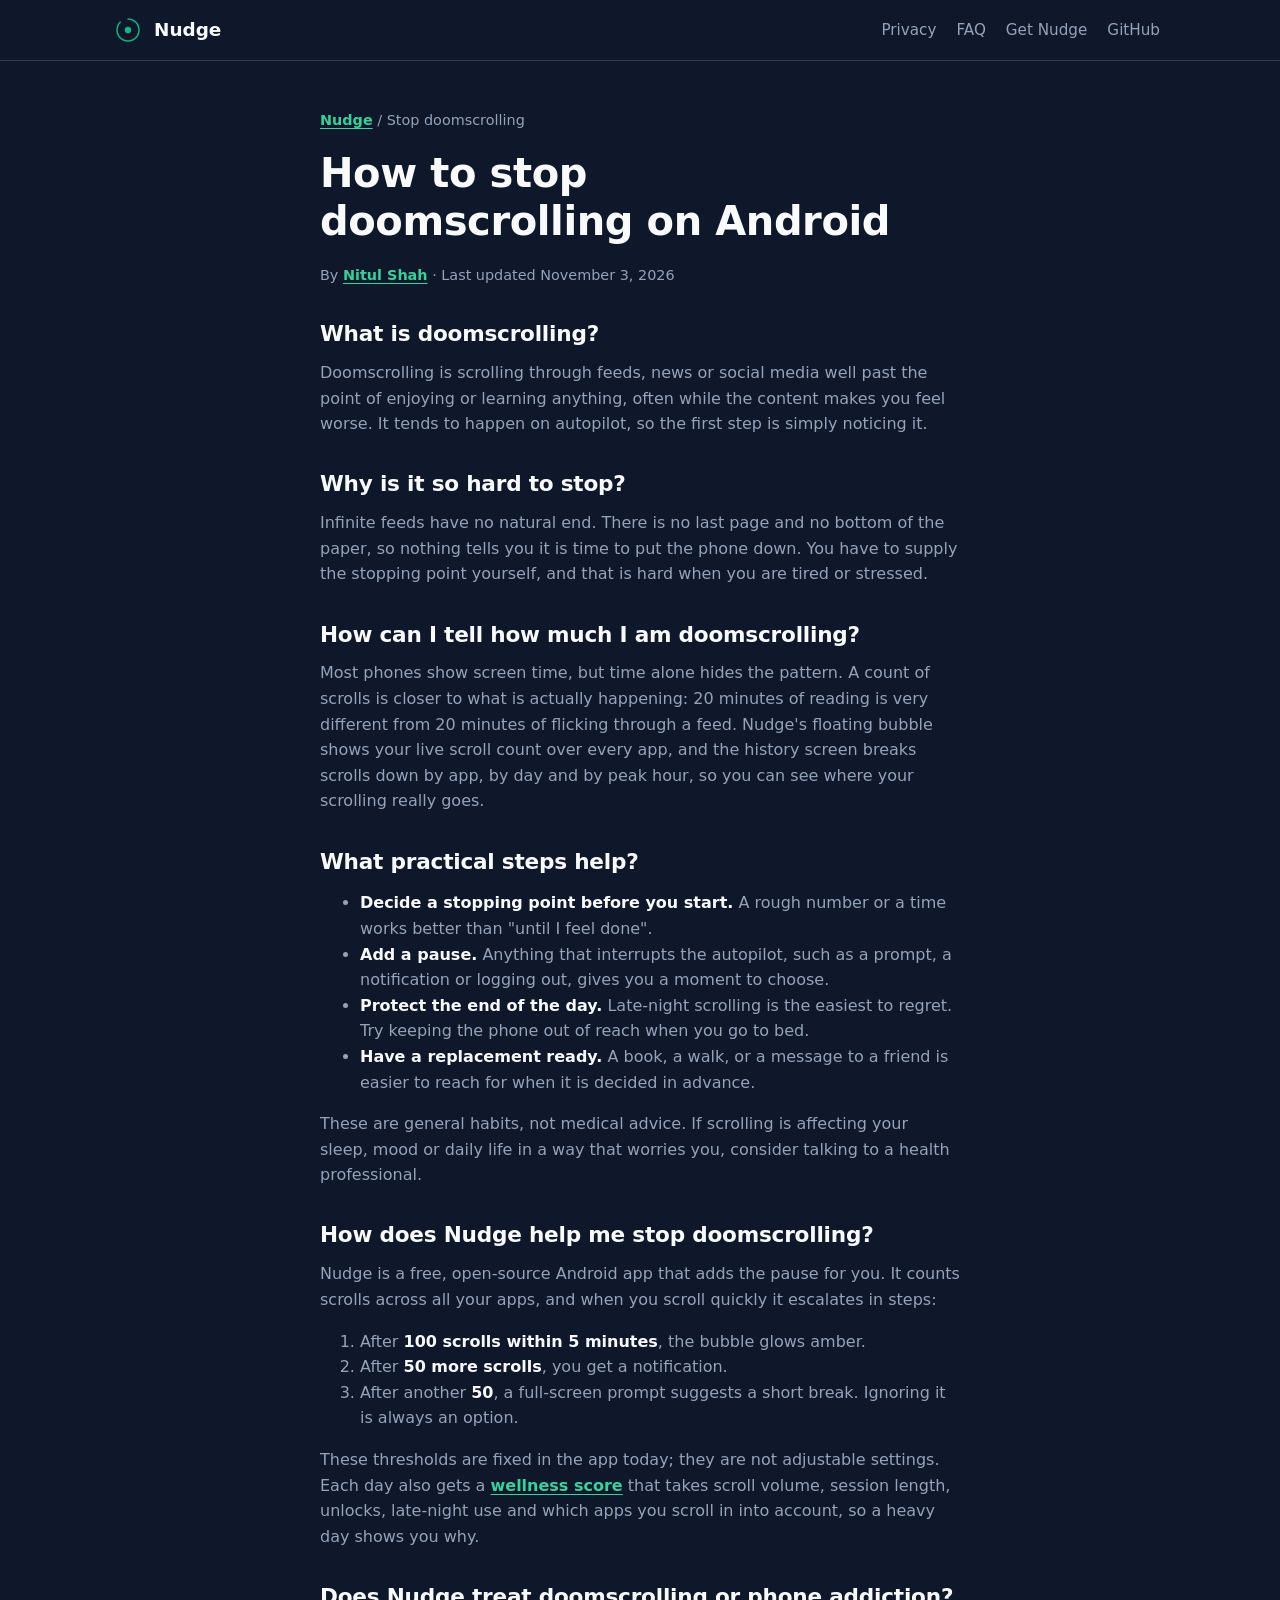
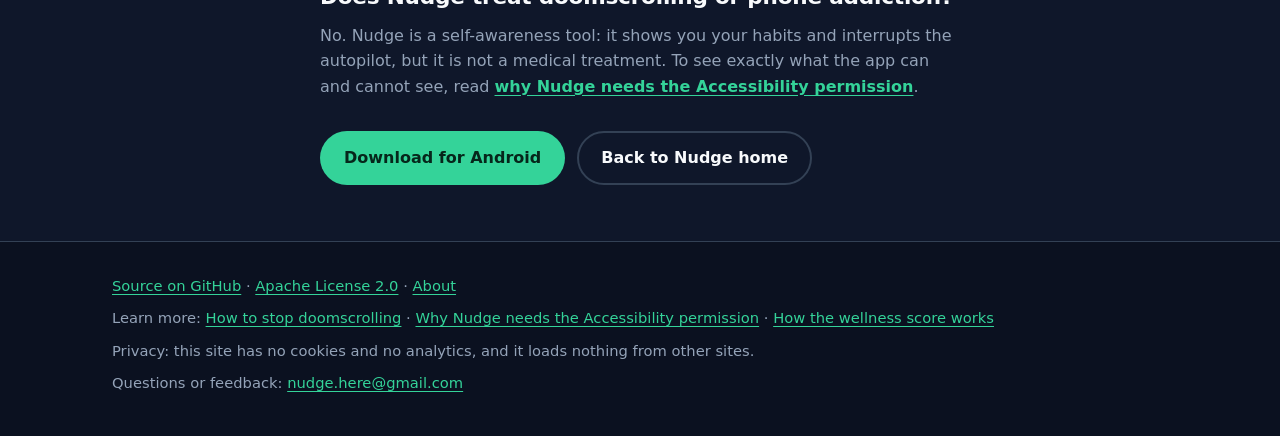
<file: docs/stop-doomscrolling/index.html>
<!doctype html>
<html lang="en">
<head>
  <meta charset="utf-8">
  <meta name="viewport" content="width=device-width, initial-scale=1">
  <title>How to stop doomscrolling on Android</title>
  <meta name="description" content="What doomscrolling is, why feeds make it hard to stop, practical ways to cut back, and how Nudge's scroll counter and nudges help on Android.">
  <link rel="canonical" href="https://nituls265.github.io/Nudge/stop-doomscrolling/">
  <link rel="icon" type="image/png" sizes="32x32" href="../favicon-32.png">
  <link rel="apple-touch-icon" href="../apple-touch-icon.png">
  <meta property="og:type" content="article">
  <meta property="og:site_name" content="Nudge">
  <meta property="og:title" content="How to stop doomscrolling on Android">
  <meta property="og:description" content="What doomscrolling is, why it's hard to stop, practical ways to cut back, and how Nudge helps.">
  <meta property="og:url" content="https://nituls265.github.io/Nudge/stop-doomscrolling/">
  <meta property="og:image" content="https://nituls265.github.io/Nudge/og-image.png">
  <meta name="twitter:card" content="summary_large_image">
  <link rel="stylesheet" href="../style.css">
  <script type="application/ld+json">
  {
    "@context": "https://schema.org",
    "@type": "Article",
    "headline": "How to stop doomscrolling on Android",
    "description": "What doomscrolling is, why feeds make it hard to stop, practical ways to cut back, and how Nudge's scroll counter and nudges help on Android.",
    "author": { "@type": "Person", "name": "Nitul Shah" },
    "datePublished": "2026-11-03",
    "dateModified": "2026-11-03",
    "mainEntityOfPage": "https://nituls265.github.io/Nudge/stop-doomscrolling/"
  }
  </script>
</head>
<body>
  <a class="skip" href="#main">Skip to content</a>

  <header class="site-header">
    <div class="wrap header-inner">
      <a class="brand" href="../" aria-label="Nudge home">
        <img src="../assets/logo-96.png" width="32" height="32" alt="">
        <span>Nudge</span>
      </a>
      <nav aria-label="Primary">
        <a href="../#privacy">Privacy</a>
        <a href="../#faq">FAQ</a>
        <a href="../#get">Get Nudge</a>
        <a href="https://github.com/nituls265/Nudge">GitHub</a>
      </nav>
    </div>
  </header>

  <main id="main">
    <article class="content wrap" aria-labelledby="page-title">
      <p class="breadcrumb"><a href="../">Nudge</a> / Stop doomscrolling</p>
      <h1 id="page-title">How to stop doomscrolling on Android</h1>
      <p class="byline">By <a href="../about/">Nitul Shah</a> · Last updated <time datetime="2026-11-03">November 3, 2026</time></p>

      <h2>What is doomscrolling?</h2>
      <p>Doomscrolling is scrolling through feeds, news or social media well past the point of enjoying or learning anything, often while the content makes you feel worse. It tends to happen on autopilot, so the first step is simply noticing it.</p>

      <h2>Why is it so hard to stop?</h2>
      <p>Infinite feeds have no natural end. There is no last page and no bottom of the paper, so nothing tells you it is time to put the phone down. You have to supply the stopping point yourself, and that is hard when you are tired or stressed.</p>

      <h2>How can I tell how much I am doomscrolling?</h2>
      <p>Most phones show screen time, but time alone hides the pattern. A count of scrolls is closer to what is actually happening: 20 minutes of reading is very different from 20 minutes of flicking through a feed. Nudge's floating bubble shows your live scroll count over every app, and the history screen breaks scrolls down by app, by day and by peak hour, so you can see where your scrolling really goes.</p>

      <h2>What practical steps help?</h2>
      <ul>
        <li><strong>Decide a stopping point before you start.</strong> A rough number or a time works better than "until I feel done".</li>
        <li><strong>Add a pause.</strong> Anything that interrupts the autopilot, such as a prompt, a notification or logging out, gives you a moment to choose.</li>
        <li><strong>Protect the end of the day.</strong> Late-night scrolling is the easiest to regret. Try keeping the phone out of reach when you go to bed.</li>
        <li><strong>Have a replacement ready.</strong> A book, a walk, or a message to a friend is easier to reach for when it is decided in advance.</li>
      </ul>
      <p>These are general habits, not medical advice. If scrolling is affecting your sleep, mood or daily life in a way that worries you, consider talking to a health professional.</p>

      <h2>How does Nudge help me stop doomscrolling?</h2>
      <p>Nudge is a free, open-source Android app that adds the pause for you. It counts scrolls across all your apps, and when you scroll quickly it escalates in steps:</p>
      <ol>
        <li>After <strong>100 scrolls within 5 minutes</strong>, the bubble glows amber.</li>
        <li>After <strong>50 more scrolls</strong>, you get a notification.</li>
        <li>After another <strong>50</strong>, a full-screen prompt suggests a short break. Ignoring it is always an option.</li>
      </ol>
      <p>These thresholds are fixed in the app today; they are not adjustable settings. Each day also gets a <a href="../wellness-score/">wellness score</a> that takes scroll volume, session length, unlocks, late-night use and which apps you scroll in into account, so a heavy day shows you why.</p>

      <h2>Does Nudge treat doomscrolling or phone addiction?</h2>
      <p>No. Nudge is a self-awareness tool: it shows you your habits and interrupts the autopilot, but it is not a medical treatment. To see exactly what the app can and cannot see, read <a href="../accessibility-permission/">why Nudge needs the Accessibility permission</a>.</p>

      <div class="content-cta">
        <a class="btn btn-primary js-download" href="https://github.com/nituls265/Nudge/releases/latest/download/app-foss-release.apk">Download for Android</a>
        <a class="btn btn-secondary" href="../">Back to Nudge home</a>
      </div>
    </article>
  </main>

  <footer class="site-footer">
    <div class="wrap footer-inner">
      <p><a href="https://github.com/nituls265/Nudge">Source on GitHub</a> ·
         <a href="https://github.com/nituls265/Nudge/blob/main/LICENSE">Apache License 2.0</a> ·
         <a href="../about/">About</a></p>
      <p>Learn more: <a href="../stop-doomscrolling/">How to stop doomscrolling</a> ·
         <a href="../accessibility-permission/">Why Nudge needs the Accessibility permission</a> ·
         <a href="../wellness-score/">How the wellness score works</a></p>
      <p>Privacy: this site has no cookies and no analytics, and it loads nothing from other sites.</p>
      <p>Questions or feedback: <a href="mailto:nudge.here@gmail.com">nudge.here@gmail.com</a></p>
    </div>
  </footer>
</body>
</html>
</file>
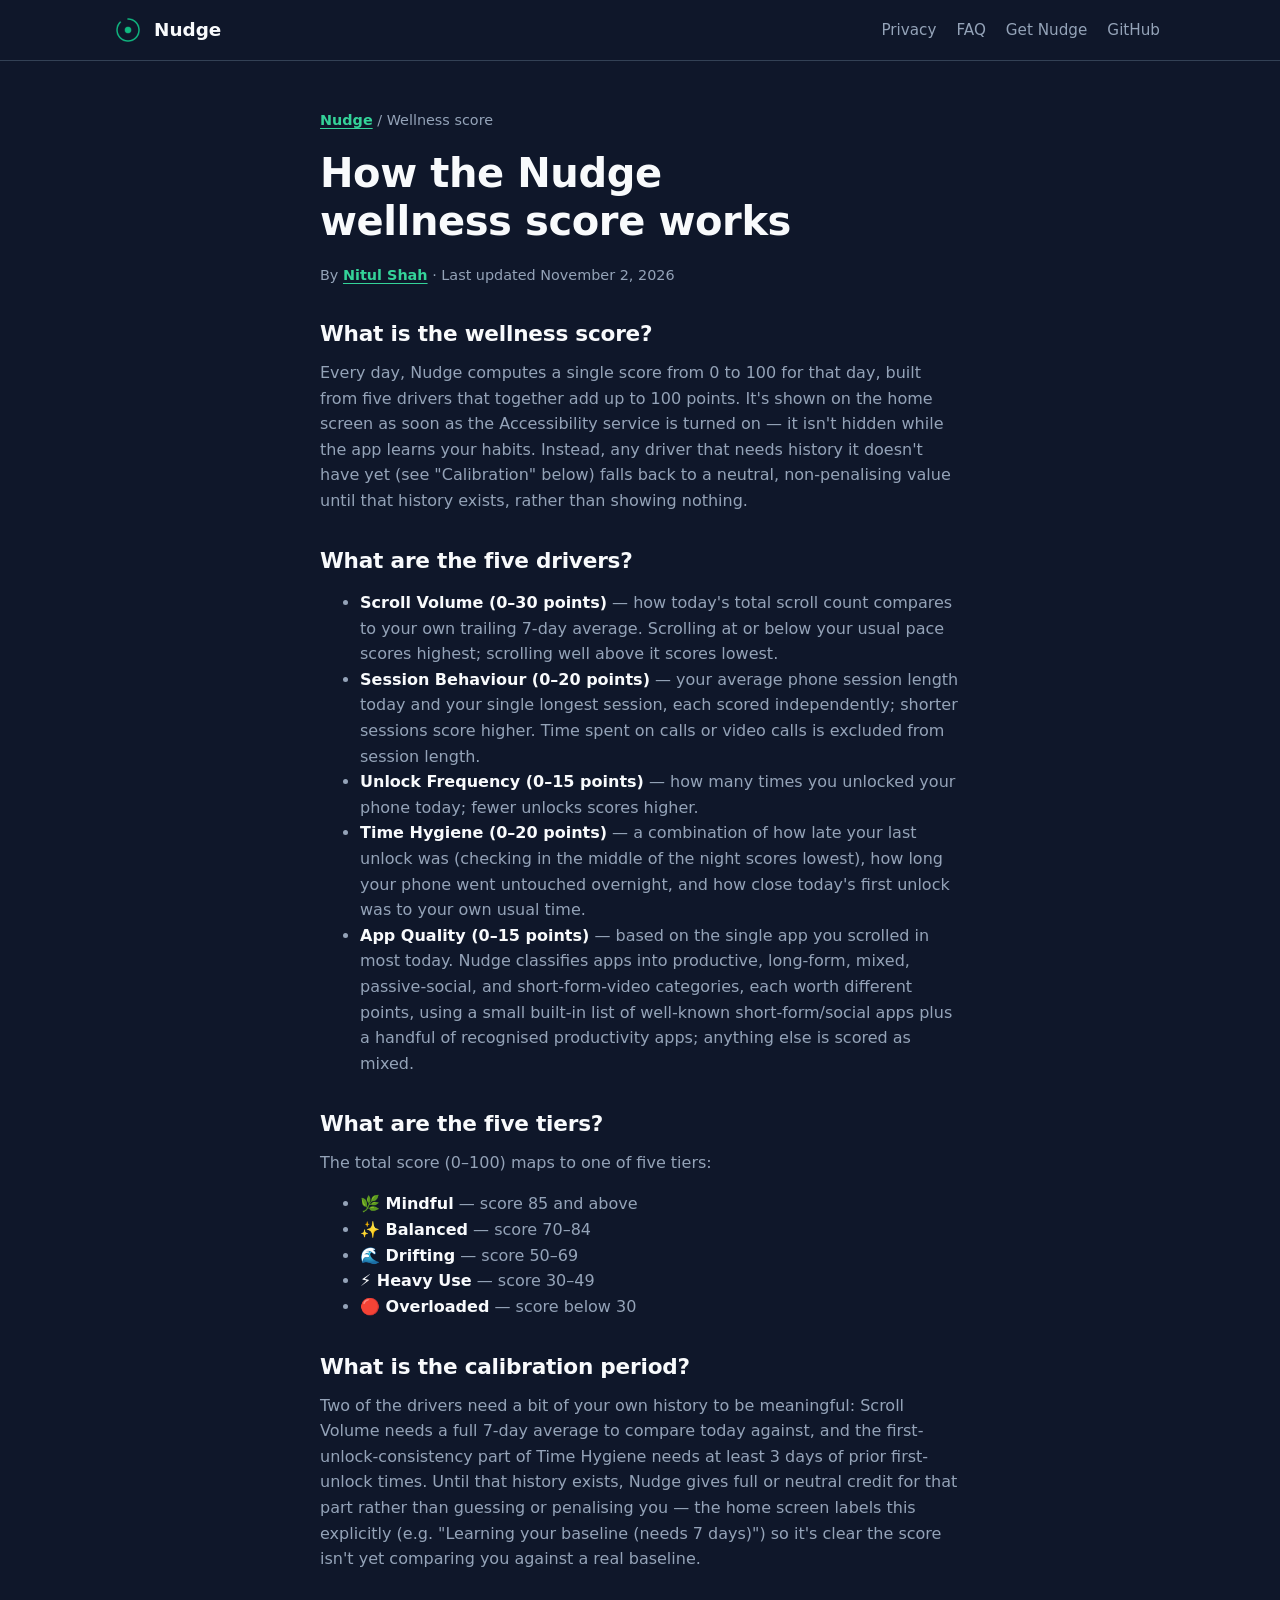
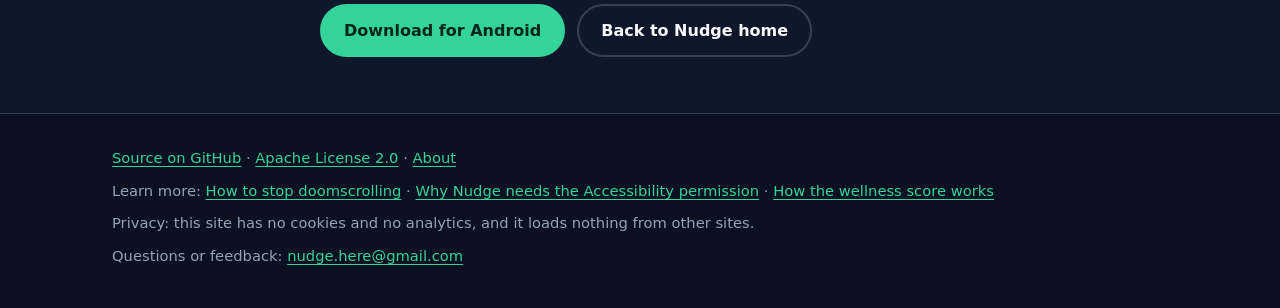
<file: docs/wellness-score/index.html>
<!doctype html>
<html lang="en">
<head>
  <meta charset="utf-8">
  <meta name="viewport" content="width=device-width, initial-scale=1">
  <title>How the Nudge wellness score works</title>
  <meta name="description" content="The five drivers and five tiers behind Nudge's daily 0-100 wellness score, straight from the app's open-source code.">
  <link rel="canonical" href="https://nituls265.github.io/Nudge/wellness-score/">
  <link rel="icon" type="image/png" sizes="32x32" href="../favicon-32.png">
  <link rel="apple-touch-icon" href="../apple-touch-icon.png">
  <meta property="og:type" content="article">
  <meta property="og:site_name" content="Nudge">
  <meta property="og:title" content="How the Nudge wellness score works">
  <meta property="og:description" content="The five drivers and five tiers behind Nudge's daily 0-100 wellness score.">
  <meta property="og:url" content="https://nituls265.github.io/Nudge/wellness-score/">
  <meta property="og:image" content="https://nituls265.github.io/Nudge/og-image.png">
  <meta name="twitter:card" content="summary_large_image">
  <link rel="stylesheet" href="../style.css">
  <script type="application/ld+json">
  {
    "@context": "https://schema.org",
    "@type": "Article",
    "headline": "How the Nudge wellness score works",
    "description": "The five drivers and five tiers behind Nudge's daily 0-100 wellness score, straight from the app's open-source code.",
    "author": { "@type": "Person", "name": "Nitul Shah" },
    "datePublished": "2026-11-02",
    "dateModified": "2026-11-02",
    "mainEntityOfPage": "https://nituls265.github.io/Nudge/wellness-score/"
  }
  </script>
</head>
<body>
  <a class="skip" href="#main">Skip to content</a>

  <header class="site-header">
    <div class="wrap header-inner">
      <a class="brand" href="../" aria-label="Nudge home">
        <img src="../assets/logo-96.png" width="32" height="32" alt="">
        <span>Nudge</span>
      </a>
      <nav aria-label="Primary">
        <a href="../#privacy">Privacy</a>
        <a href="../#faq">FAQ</a>
        <a href="../#get">Get Nudge</a>
        <a href="https://github.com/nituls265/Nudge">GitHub</a>
      </nav>
    </div>
  </header>

  <main id="main">
    <article class="content wrap" aria-labelledby="page-title">
      <p class="breadcrumb"><a href="../">Nudge</a> / Wellness score</p>
      <h1 id="page-title">How the Nudge wellness score works</h1>
      <p class="byline">By <a href="../about/">Nitul Shah</a> · Last updated <time datetime="2026-11-02">November 2, 2026</time></p>

      <h2>What is the wellness score?</h2>
      <p>Every day, Nudge computes a single score from 0 to 100 for that day, built from five drivers that together add up to 100 points. It's shown on the home screen as soon as the Accessibility service is turned on — it isn't hidden while the app learns your habits. Instead, any driver that needs history it doesn't have yet (see "Calibration" below) falls back to a neutral, non-penalising value until that history exists, rather than showing nothing.</p>

      <h2>What are the five drivers?</h2>
      <ul>
        <li><strong>Scroll Volume (0–30 points)</strong> — how today's total scroll count compares to your own trailing 7-day average. Scrolling at or below your usual pace scores highest; scrolling well above it scores lowest.</li>
        <li><strong>Session Behaviour (0–20 points)</strong> — your average phone session length today and your single longest session, each scored independently; shorter sessions score higher. Time spent on calls or video calls is excluded from session length.</li>
        <li><strong>Unlock Frequency (0–15 points)</strong> — how many times you unlocked your phone today; fewer unlocks scores higher.</li>
        <li><strong>Time Hygiene (0–20 points)</strong> — a combination of how late your last unlock was (checking in the middle of the night scores lowest), how long your phone went untouched overnight, and how close today's first unlock was to your own usual time.</li>
        <li><strong>App Quality (0–15 points)</strong> — based on the single app you scrolled in most today. Nudge classifies apps into productive, long-form, mixed, passive-social, and short-form-video categories, each worth different points, using a small built-in list of well-known short-form/social apps plus a handful of recognised productivity apps; anything else is scored as mixed.</li>
      </ul>

      <h2>What are the five tiers?</h2>
      <p>The total score (0–100) maps to one of five tiers:</p>
      <ul>
        <li><strong>🌿 Mindful</strong> — score 85 and above</li>
        <li><strong>✨ Balanced</strong> — score 70–84</li>
        <li><strong>🌊 Drifting</strong> — score 50–69</li>
        <li><strong>⚡ Heavy Use</strong> — score 30–49</li>
        <li><strong>🔴 Overloaded</strong> — score below 30</li>
      </ul>

      <h2>What is the calibration period?</h2>
      <p>Two of the drivers need a bit of your own history to be meaningful: Scroll Volume needs a full 7-day average to compare today against, and the first-unlock-consistency part of Time Hygiene needs at least 3 days of prior first-unlock times. Until that history exists, Nudge gives full or neutral credit for that part rather than guessing or penalising you — the home screen labels this explicitly (e.g. "Learning your baseline (needs 7 days)") so it's clear the score isn't yet comparing you against a real baseline.</p>

      <div class="content-cta">
        <a class="btn btn-primary js-download" href="https://github.com/nituls265/Nudge/releases/latest/download/app-foss-release.apk">Download for Android</a>
        <a class="btn btn-secondary" href="../">Back to Nudge home</a>
      </div>
    </article>
  </main>

  <footer class="site-footer">
    <div class="wrap footer-inner">
      <p><a href="https://github.com/nituls265/Nudge">Source on GitHub</a> ·
         <a href="https://github.com/nituls265/Nudge/blob/main/LICENSE">Apache License 2.0</a> ·
         <a href="../about/">About</a></p>
      <p>Learn more: <a href="../stop-doomscrolling/">How to stop doomscrolling</a> ·
         <a href="../accessibility-permission/">Why Nudge needs the Accessibility permission</a> ·
         <a href="../wellness-score/">How the wellness score works</a></p>
      <p>Privacy: this site has no cookies and no analytics, and it loads nothing from other sites.</p>
      <p>Questions or feedback: <a href="mailto:nudge.here@gmail.com">nudge.here@gmail.com</a></p>
    </div>
  </footer>
</body>
</html>
</file>
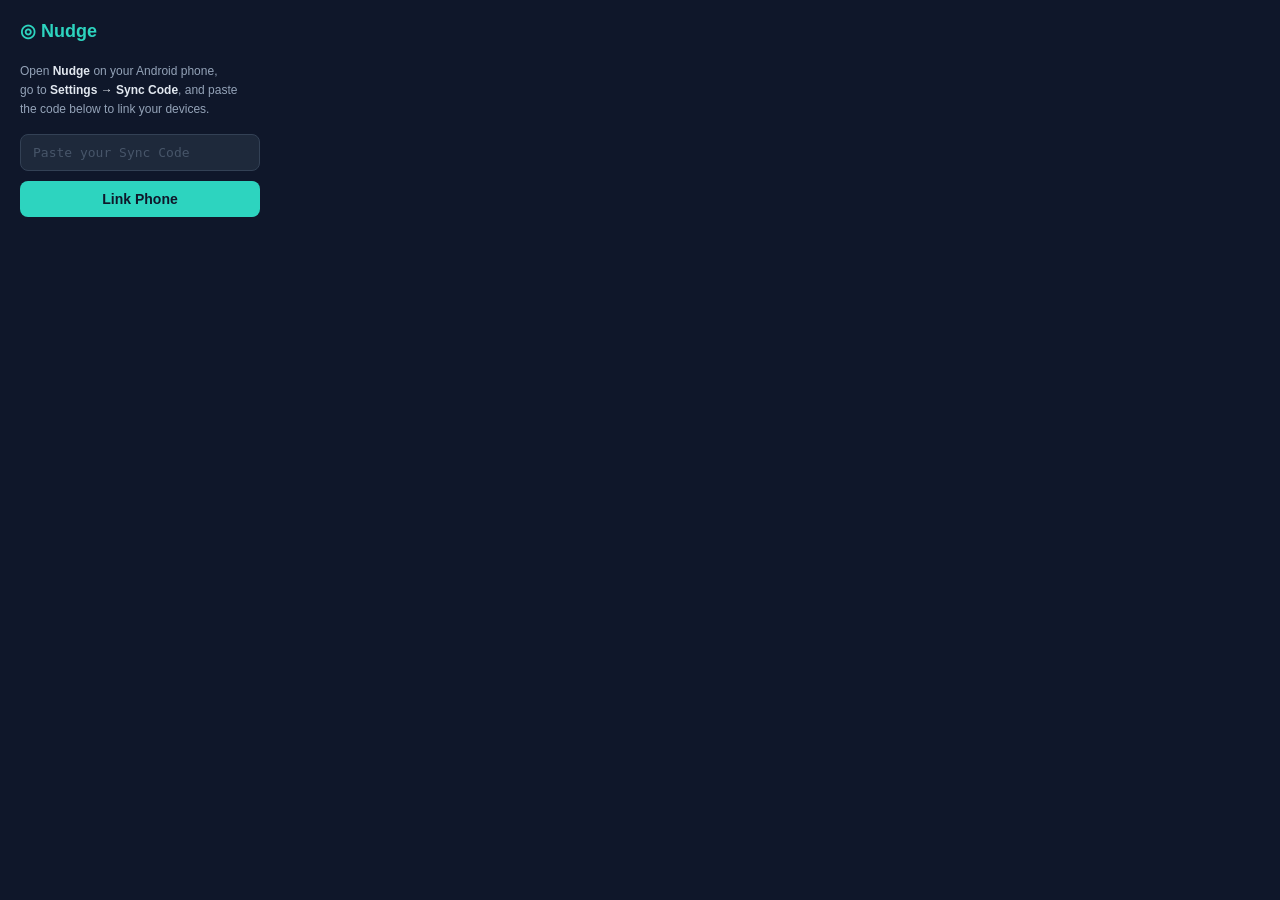
<file: chrome-extension/popup.html>
<!DOCTYPE html>
<html lang="en">
<head>
  <meta charset="UTF-8" />
  <meta name="viewport" content="width=device-width, initial-scale=1.0" />
  <title>Nudge</title>
  <style>
    * { box-sizing: border-box; margin: 0; padding: 0; }

    body {
      width: 280px;
      font-family: -apple-system, BlinkMacSystemFont, 'Segoe UI', sans-serif;
      background: #0f172a;
      color: #f1f5f9;
      padding: 20px;
    }

    .logo {
      font-size: 18px;
      font-weight: 700;
      color: #2dd4bf;
      margin-bottom: 20px;
      display: flex;
      align-items: center;
      gap: 8px;
    }

    /* ── Linked state ── */
    #linked-view { display: none; }

    .stat-row {
      display: flex;
      justify-content: space-between;
      align-items: baseline;
      margin-bottom: 8px;
    }
    .stat-label { font-size: 13px; color: #94a3b8; }
    .stat-value { font-size: 24px; font-weight: 700; color: #2dd4bf; }
    .stat-sub   { font-size: 12px; color: #64748b; margin-bottom: 16px; }

    .divider { border: none; border-top: 1px solid #1e293b; margin: 14px 0; }

    .domain-row {
      display: flex;
      justify-content: space-between;
      font-size: 12px;
      margin-bottom: 5px;
    }
    .domain-name  { color: #94a3b8; }
    .domain-count { color: #e2e8f0; font-weight: 600; }

    .sync-badge {
      margin-top: 14px;
      font-size: 12px;
      color: #475569;
      text-align: center;
    }

    /* ── Setup state ── */
    #setup-view {}

    .instructions {
      font-size: 12px;
      color: #94a3b8;
      line-height: 1.6;
      margin-bottom: 14px;
    }
    .instructions strong { color: #e2e8f0; }

    input {
      width: 100%;
      background: #1e293b;
      border: 1px solid #334155;
      border-radius: 8px;
      color: #f1f5f9;
      font-size: 13px;
      padding: 10px 12px;
      outline: none;
      margin-bottom: 10px;
      font-family: monospace;
      letter-spacing: 1px;
    }
    input:focus { border-color: #2dd4bf; }
    input::placeholder { color: #475569; letter-spacing: 0; }

    button {
      width: 100%;
      background: #2dd4bf;
      color: #0f172a;
      border: none;
      border-radius: 8px;
      font-size: 14px;
      font-weight: 700;
      padding: 10px;
      cursor: pointer;
    }
    button:hover   { background: #5eead4; }
    button.outline {
      background: transparent;
      color: #64748b;
      border: 1px solid #1e293b;
      font-weight: 400;
      font-size: 12px;
      margin-top: 8px;
    }

    .error { color: #f87171; font-size: 12px; margin-bottom: 8px; }
  </style>
</head>
<body>

  <div class="logo">◎ Nudge</div>

  <!-- ── Linked: show today's counts ── -->
  <div id="linked-view">
    <div class="stat-row">
      <span class="stat-label">Laptop scrolls today</span>
      <span class="stat-value" id="laptop-count">—</span>
    </div>
    <div class="stat-sub" id="last-synced">Syncing…</div>

    <div class="sync-badge" id="sync-status">●  Waiting for first scroll</div>

    <div class="sync-badge" id="pending-status" style="margin-top:6px;color:#2dd4bf;display:none"></div>

    <hr class="divider" />
    <button id="sync-now-btn" style="margin-bottom:8px;">Sync Now</button>
    <button class="outline" id="unlink-btn">Unlink phone</button>
  </div>

  <!-- ── Setup: paste Sync ID ── -->
  <div id="setup-view">
    <p class="instructions">
      Open <strong>Nudge</strong> on your Android phone,<br />
      go to <strong>Settings → Sync Code</strong>, and paste<br />
      the code below to link your devices.
    </p>
    <input id="sync-id-input" type="text" placeholder="Paste your Sync Code" maxlength="60" />
    <div class="error" id="error-msg" style="display:none"></div>
    <button id="link-btn">Link Phone</button>
  </div>

  <script src="popup.js"></script>
</body>
</html>
</file>
<file: docs/style.css>
/* Nudge landing page — matches the app's palette (ui/theme/Color.kt). */
:root {
  --bg: #0F172A;        /* Slate900 */
  --bg-deep: #0B1120;   /* Slate950 */
  --card: #1E293B;      /* Slate800 */
  --line: #334155;      /* Slate700 */
  --text: #F8FAFC;      /* Slate50 */
  --muted: #94A3B8;     /* Slate400 */
  --accent: #34D399;    /* Emerald400 */
  --accent-ink: #06261B;
  --danger: #FCA5A5;
  --radius: 16px;
  --wrap: 68rem;
  color-scheme: dark;
}

*, *::before, *::after { box-sizing: border-box; }
[hidden] { display: none !important; }

html { -webkit-text-size-adjust: 100%; scroll-behavior: smooth; }
@media (prefers-reduced-motion: reduce) { html { scroll-behavior: auto; } }

body {
  margin: 0;
  background: var(--bg);
  color: var(--text);
  font: 400 1rem/1.6 system-ui, -apple-system, "Segoe UI", Roboto, "Helvetica Neue", Arial, sans-serif;
}

img, video { max-width: 100%; height: auto; display: block; }

a { color: var(--accent); text-underline-offset: 0.18em; }
a:hover { text-decoration-thickness: 2px; }

:focus-visible { outline: 3px solid var(--accent); outline-offset: 3px; border-radius: 6px; }

h1, h2, h3 { line-height: 1.2; margin: 0 0 0.6em; letter-spacing: -0.01em; text-wrap: balance; }
h1 { font-size: clamp(2rem, 7vw, 3.5rem); font-weight: 800; }
h2 { font-size: clamp(1.5rem, 4.5vw, 2.1rem); font-weight: 750; text-align: center; }
h3 { font-size: 1.15rem; font-weight: 700; }
p { margin: 0 0 1em; }

.wrap { width: 100%; max-width: var(--wrap); margin: 0 auto; padding-left: 16px; padding-right: 16px; }

.sr-only {
  position: absolute; width: 1px; height: 1px; padding: 0; margin: -1px;
  overflow: hidden; clip: rect(0 0 0 0); white-space: nowrap; border: 0;
}

.skip {
  position: absolute; left: 8px; top: -100px; z-index: 10;
  background: var(--accent); color: var(--accent-ink); padding: 8px 14px;
  border-radius: 8px; font-weight: 700;
}
.skip:focus { top: 8px; }

/* Header */
.site-header { border-bottom: 1px solid var(--line); }
.header-inner { display: flex; align-items: center; justify-content: space-between; gap: 12px; min-height: 60px; }
.brand { display: inline-flex; align-items: center; gap: 10px; color: var(--text); text-decoration: none; font-weight: 800; font-size: 1.15rem; }
nav { display: flex; gap: 4px; flex-wrap: wrap; }
nav a { color: var(--muted); text-decoration: none; padding: 10px 8px; font-size: 0.95rem; }
nav a:hover { color: var(--text); }

/* Sections */
main > section { padding-top: 56px; padding-bottom: 56px; }
.hero { text-align: center; padding-top: 64px; }
.lede { text-wrap: balance; color: var(--muted); font-size: clamp(1.05rem, 2.6vw, 1.25rem); max-width: 40rem; margin: 0 auto 1.6em; }
.fine { color: var(--muted); font-size: 0.92rem; }
.center { text-align: center; }

/* Buttons */
.cta-row { display: flex; flex-direction: column; gap: 12px; align-items: center; margin-bottom: 14px; }
.btn {
  display: inline-flex; align-items: center; justify-content: center;
  min-height: 48px; padding: 12px 22px; border-radius: 999px;
  font: inherit; font-weight: 700; text-decoration: none; cursor: pointer;
  border: 2px solid transparent; transition: transform .12s ease, background-color .12s ease;
}
.btn:active { transform: translateY(1px); }
.btn-primary { background: var(--accent); color: var(--accent-ink); }
.btn-primary:hover { background: #6EE7B7; }
.btn-secondary { background: transparent; color: var(--text); border-color: var(--line); }
.btn-secondary:hover { border-color: var(--muted); }
.btn[disabled], fieldset[disabled] .btn { opacity: .6; cursor: not-allowed; }

/* Device-specific text (set by app.js; without JS nothing here is hidden) */
.ios-only { display: none; }
[data-device="ios"] .ios-only { display: block; }
[data-device="ios"] #hero-note { display: none; }

/* Demo */
.demo { padding-top: 8px; }
.demo-frame { margin: 0 auto; max-width: 300px; text-align: center; }
.demo-frame video, .demo-frame .phone-shot { width: 100%; aspect-ratio: 9 / 16; }
.phone-shot { border-radius: 24px; background: var(--bg-deep); border: 1px solid var(--line); }
.demo-frame video, .demo-frame .phone-shot { border-radius: 28px; }

.screens { display: grid; gap: 24px; margin-top: 40px; justify-items: center; }
.screens figure { margin: 0; max-width: 300px; text-align: center; }
.screens figcaption { color: var(--text); font-weight: 600; }
figcaption { color: var(--muted); font-size: 0.92rem; margin-top: 12px; }
.autoplay-note { display: block; margin-top: 4px; }

/* Cards & grids */
.card { background: var(--card); border: 1px solid var(--line); border-radius: var(--radius); padding: 22px; }
.card p:last-child { margin-bottom: 0; }

.feature-grid { list-style: none; margin: 0; padding: 0; display: grid; gap: 16px; }
.feature-grid h3 { color: var(--accent); }
.feature-grid p { color: var(--muted); }

.two-col { display: grid; gap: 16px; }
.checks { margin: 0; padding: 0; list-style: none; }
.checks li { position: relative; padding-left: 28px; margin-bottom: 12px; color: var(--muted); }
.checks li strong { color: var(--text); }
.checks li::before {
  content: ""; position: absolute; left: 4px; top: 0.45em;
  width: 12px; height: 7px; border-left: 2.5px solid var(--accent); border-bottom: 2.5px solid var(--accent);
  transform: rotate(-45deg);
}
.privacy p { color: var(--muted); }
.privacy p strong, .privacy p em { color: var(--text); }

/* FAQ */
.faq-list { display: grid; gap: 16px; margin-top: 24px; }
.faq-list h3 { color: var(--accent); }
.faq-list p { color: var(--muted); margin: 0; }

/* Get Nudge */
.get-grid { display: grid; gap: 16px; margin-top: 24px; }
.get-grid .card { display: flex; flex-direction: column; gap: 12px; align-items: flex-start; }
.get-grid .card > .btn { width: 100%; }
.get-qr { align-items: center !important; }
.get-qr details { width: 100%; text-align: center; }
.get-qr summary { cursor: pointer; font-weight: 700; padding: 6px 0; }
.qr { margin: 16px auto 0; background: #fff; padding: 12px; border-radius: 12px; width: 200px; height: 200px; }
.stat { color: var(--text); font-weight: 600; }

/* Device ordering of the three Get cards: never hides any of them */
[data-device="ios"] .get-ios { order: -1; }
[data-device="android"] .get-qr { order: 2; }

/* Post-download panel: setup guide + 30-day challenge */
.after-download { margin-top: 16px; display: grid; gap: 28px; scroll-margin-top: 16px; }
.after-download:focus { outline: none; }
.after-download:focus-visible { outline: 3px solid var(--accent); outline-offset: 3px; }
.after-download h3 { color: var(--accent); }
.steps { margin: 0; padding-left: 1.3em; color: var(--muted); }
.steps li { margin-bottom: 10px; padding-left: 4px; }
.steps li strong, .steps li em { color: var(--text); }
.ad-challenge { border-top: 1px solid var(--line); padding-top: 24px; }
.check { display: flex; gap: 10px; align-items: flex-start; font-weight: 400; color: var(--muted); margin: 14px 0 0; cursor: pointer; }
#challenge-form input[type="email"] { width: 100%; }
.ch-submit { margin-top: 16px; }
#ch-promise { margin-top: 10px; }
.check input { width: 20px; height: 20px; margin: 2px 0 0; flex: none; accent-color: var(--accent); }
.linklike {
  background: none; border: 0; padding: 6px 0; font: inherit; font-size: 0.92rem;
  color: var(--accent); text-decoration: underline; text-underline-offset: 0.18em; cursor: pointer;
}
.linklike[hidden] { display: none; }

/* Waitlist */
form { width: 100%; margin: 0; }
fieldset { border: 0; margin: 0; padding: 0; min-width: 0; }
label { display: block; font-weight: 600; margin-bottom: 6px; }
.field-row { display: flex; gap: 8px; flex-wrap: wrap; }
input[type="email"] {
  flex: 1 1 14rem; min-width: 0; min-height: 48px; padding: 10px 14px;
  font: inherit; color: var(--text); background: var(--bg);
  border: 1px solid var(--line); border-radius: 12px;
}
input[type="email"]:focus-visible { border-color: var(--accent); }
input[aria-invalid="true"] { border-color: var(--danger); }
.hp { position: absolute; left: -10000px; width: 1px; height: 1px; overflow: hidden; }
.status { margin: 0; min-height: 1.6em; font-weight: 600; }
.status.ok { color: var(--accent); }
.status.err { color: var(--danger); }

/* Content pages (about, accessibility-permission, wellness-score) */
.content { padding-top: 48px; padding-bottom: 56px; max-width: 42rem; }
.content h1 { font-size: clamp(1.75rem, 5vw, 2.5rem); }
.content h2 { text-align: left; font-size: 1.35rem; margin-top: 1.6em; }
.content p, .content li { color: var(--muted); }
.content strong { color: var(--text); }
.content a { font-weight: 600; }
.breadcrumb { color: var(--muted); font-size: 0.9rem; margin-bottom: 1.2em; }
.byline { color: var(--muted); font-size: 0.9rem; margin-top: -0.4em; margin-bottom: 1.6em; }
.content-cta { display: flex; flex-wrap: wrap; gap: 12px; margin-top: 2em; }
.todo { border: 1px dashed var(--danger); border-radius: 10px; padding: 12px 16px; color: var(--danger); font-size: 0.92rem; }

/* Footer */
.site-footer { border-top: 1px solid var(--line); background: var(--bg-deep); padding: 32px 0; color: var(--muted); font-size: 0.92rem; }
.footer-inner p { margin-bottom: 0.6em; }

/* Larger screens */
@media (min-width: 40rem) {
  .cta-row { flex-direction: row; justify-content: center; }
  .feature-grid { grid-template-columns: repeat(2, 1fr); }
  .screens { grid-template-columns: repeat(3, 1fr); align-items: start; gap: 20px; }
}
@media (min-width: 56rem) {
  .two-col { grid-template-columns: 1fr 1fr; }
  .get-grid { grid-template-columns: repeat(3, 1fr); }
  .after-download { grid-template-columns: 1.1fr 1fr; gap: 40px; }
  .ad-challenge { border-top: 0; padding-top: 0; border-left: 1px solid var(--line); padding-left: 40px; }
  .feature-grid { grid-template-columns: repeat(3, 1fr); }
  .faq-list { grid-template-columns: 1fr 1fr; }
}
</file>
